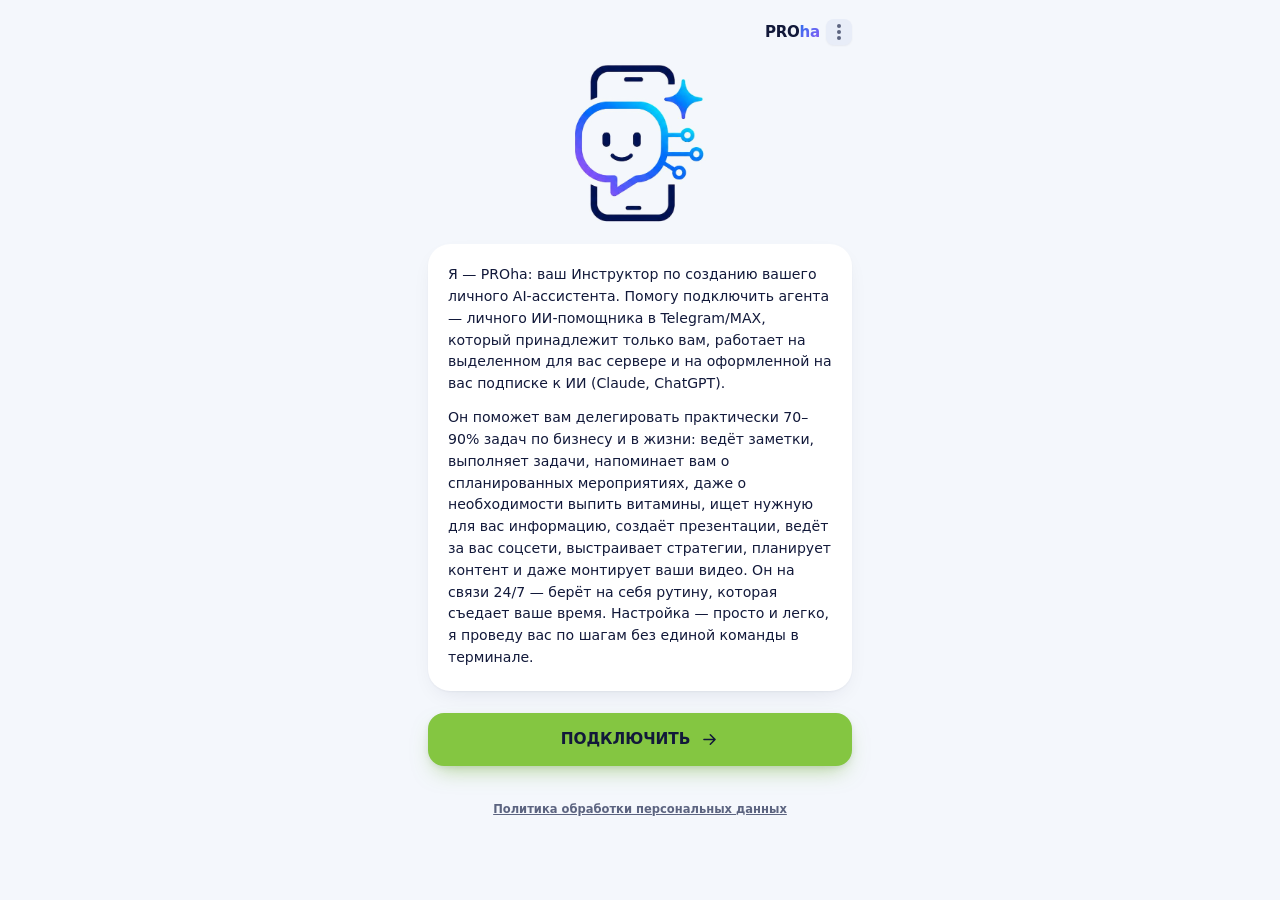
<file: index.html>
<!DOCTYPE html>
<html lang="ru">
<head>
<meta charset="UTF-8">
<meta name="viewport" content="width=device-width, initial-scale=1.0, viewport-fit=cover">
<!-- Защитный слой. CSP через <meta> — единственный способ на GitHub Pages:
     Pages не позволяет настраивать HTTP-заголовки вообще. Через meta браузеры
     применяют не все директивы: frame-ancestors, X-Frame-Options,
     X-Content-Type-Options, Permissions-Policy и HSTS работают ТОЛЬКО как
     настоящие заголовки — они ставятся Transform Rule'ом на Cloudflare,
     см. SECURITY.md. Здесь то, что через meta реально действует.

     style-src держит 'unsafe-inline' намеренно: telegram-web-app.js
     подмешивает стили темы клиента, и строгий style-src ломает Mini App.
     Защиту от XSS даёт script-src, и он строгий: только свои файлы и SDK
     Telegram, без inline-скриптов и eval. -->
<meta http-equiv="Content-Security-Policy" content="default-src 'self'; script-src 'self' https://telegram.org; style-src 'self' 'unsafe-inline' https://fonts.googleapis.com; font-src 'self' https://fonts.gstatic.com; img-src 'self' data:; connect-src 'self' https://api.proha.site; base-uri 'none'; form-action 'none'; object-src 'none'">
<meta name="referrer" content="strict-origin-when-cross-origin">
<title>PROha — твой личный AI ассистент</title>
<script src="https://telegram.org/js/telegram-web-app.js"></script>
<link rel="preconnect" href="https://fonts.googleapis.com">
<link rel="preconnect" href="https://fonts.gstatic.com" crossorigin>
<link href="https://fonts.googleapis.com/css2?family=Manrope:wght@500;600;700;800&display=swap" rel="stylesheet">
<!-- ?v=N — та же ручная версия, что MINI_APP_VERSION в concierge-bot/index.js.
     Нужна отдельно от версии в URL самого index.html (которую ставит бот в
     MINI_APP_URL): WebView Telegram может держать style.css/app.js в кэше
     по их СОБСТВЕННОМУ адресу даже когда html открывается заново по новому
     URL — cache-buster у html не трогает кэш подключённых файлов, если у
     них нет своего. Бампать оба числа вместе при каждой визуальной правке. -->
<link rel="stylesheet" href="style.css?v=75">
</head>
<body>
<!--
  THESIS: Дружелюбный личный ассистент, а не официальный документ — редизайн
  по прямому брифу пользователя (логотип PROha), не по своему направлению.
  Отказ от прежнего мира (крафт-бумага/штамп/официальный паспорт) в пользу
  мягких скруглённых карточек и фирменного маскота.
  OWN-WORLD: холодно-белый фон (#F4F7FC), белые карточки с мягкой тенью,
  тёмно-синие чернила (#12193A), градиент синий→фиолетовый (#2F6FED→#8B5CF6)
  для бренд-марки и акцентов выбора, салатовый (#84C641) — единственный цвет
  первичных кнопок (осознанный выбор пользователя, отдельно от бренд-
  градиента). Manrope везде. Скругления везде (10–22px), никаких острых
  углов и линий-разделителей — карточки вместо них.
  STORY: посетитель узнаёт бренд по логотипу с первого экрана и понимает —
  это дружелюбный личный ассистент, а не корпоративная форма; салатовая
  кнопка явно зовёт продолжить.
  FIRST VIEWPORT: значок в левом верхнем углу шапки, «PROha» — в правом,
  заголовок раздела, постер-заглушка под видео (16:9, неактивный плей —
  честно приглушённый, не притворяется рабочим), карточка с текстом о
  том, что такое агент, что он умеет и зачем нужен, салатовая кнопка
  «ПОЕХАЛИ →» внизу. Схема из трёх карточек-иконок
  (Telegram–Сервер–Claude) с этого экрана снята — сохранена в истории
  git для одного из следующих экранов.
  FORM: направление зафиксировано брифом пользователя напрямую (логотип +
  явное указание цвета кнопок), без броска кубика по правилам скилла.
  FINISH: unreviewed and undocumented is unfinished; this build ends with the
  finish review, the verdict, and DESIGN.md.
-->

<main class="passport" id="passport">

<!-- Панель меню документов — одна на всех экранах, вне .screen. Кнопка,
     которая её открывает (.app-menu-trigger), больше не здесь одна —
     она встроена в бренд-марку каждого экрана, сразу справа от слова
     «PROha» (см. .brand-mark__right ниже и app.js — там же почему).
     Панель одна общая, координаты в CSS подобраны под её реальное место
     в строке (одинаковое на любом экране, шапка везде той же высоты). -->
<div class="app-menu__panel" id="app-menu-panel" hidden>
  <a href="privacy.html?v=75" target="_blank" rel="noopener">Политика обработки персональных данных</a>
  <a href="consent.html?v=75" target="_blank" rel="noopener">Согласие на обработку персональных данных</a>
  <a href="offer.html?v=75" target="_blank" rel="noopener">Публичная оферта</a>
</div>

<section class="screen" data-screen="intro">

  <header class="passport__header">
    <div class="hero-mark">
      <div class="brand-mark__right">
        <p class="hero-mark__word">PRO<span class="grad">ha</span></p>
        <button class="app-menu-trigger" type="button" aria-haspopup="true" aria-expanded="false" aria-label="Документы">
          <svg viewBox="0 0 4 16" fill="currentColor" aria-hidden="true" width="4" height="16">
            <circle cx="2" cy="2" r="2"/>
            <circle cx="2" cy="8" r="2"/>
            <circle cx="2" cy="14" r="2"/>
          </svg>
        </button>
      </div>
    </div>
    <h1 class="passport__title sr-only">Знакомство</h1>
  </header>

  <!-- Схема устройства агента (3 шага: Telegram/Сервер/Claude) убрана с
       этого экрана по просьбе пользователя, но не удалена — разметка
       сохранена в истории git (см. коммиты до этого) для переиспользования
       на одном из следующих экранов. -->

  <!-- Логотип сервиса на месте убранной видео-заглушки: тот же слот, та же
       высота, поэтому ритм экрана не поехал. Размеры — в .intro-logo. -->
  <img class="intro-logo" src="icon-proha.png" alt="" width="378" height="449">

  <section class="intro">
    <p class="intro__text">
      Я — PROha: ваш Инструктор по созданию вашего личного AI-ассистента.
      Помогу подключить агента — личного ИИ-помощника в Telegram/MAX,
      который принадлежит только вам, работает на выделенном для вас
      сервере и на оформленной на вас подписке к ИИ (Claude, ChatGPT).
    </p>
    <p class="intro__text">
      Он поможет вам делегировать практически 70–90% задач по бизнесу и в
      жизни: ведёт заметки, выполняет задачи, напоминает вам о
      спланированных мероприятиях, даже о необходимости выпить витамины,
      ищет нужную для вас информацию, создаёт презентации, ведёт за вас
      соцсети, выстраивает стратегии, планирует контент и даже монтирует
      ваши видео. Он на связи 24/7 — берёт на себя рутину, которая съедает
      ваше время. Настройка — просто и легко, я проведу вас по шагам без
      единой команды в терминале.
    </p>
  </section>

  <footer class="passport__footer">
    <button class="btn-primary" id="start-btn" type="button">
      <span>ПОДКЛЮЧИТЬ</span>
      <svg viewBox="0 0 24 24" fill="none" aria-hidden="true" class="btn-primary__arrow">
        <path d="M5 12h14M13 6l6 6-6 6" stroke="currentColor" stroke-width="2" stroke-linecap="round" stroke-linejoin="round"/>
      </svg>
    </button>
  </footer>

</section>

<!-- Экран рисков — сразу после знакомства, до РАСХОДОВ, чтобы человек
     принял это решение раньше, чем увидит сумму (не наоборот: "уже
     потратился — какая разница, что подписал"). Чекбокс — тот же паттерн, что #pdn-consent-input
     на экране "server": явное подтверждение весомее, чем просто текст,
     который можно проскроллить не читая. Юридически это не замена offer.html
     (там раздел 5 "Ограничение ответственности"), а более явное и заметное
     предупреждение по двум конкретным пунктам, которых в оферте нет прямым
     текстом — по просьбе пользователя 22.08.2026. -->
<section class="screen" data-screen="risks" hidden>

  <header class="passport__header passport__header--plain">
    <div class="brand-mark">
      <img class="brand-mark__icon" src="icon-proha.png" alt="" width="378" height="449">
      <div class="brand-mark__right">
        <p class="brand-mark__word">PRO<span class="grad">ha</span></p>
        <button class="app-menu-trigger" type="button" aria-haspopup="true" aria-expanded="false" aria-label="Документы">
          <svg viewBox="0 0 4 16" fill="currentColor" aria-hidden="true" width="4" height="16">
            <circle cx="2" cy="2" r="2"/>
            <circle cx="2" cy="8" r="2"/>
            <circle cx="2" cy="14" r="2"/>
          </svg>
        </button>
      </div>
    </div>
    <h1 class="passport__title passport__title--compact">ВАЖНО ПРОЧИТАТЬ</h1>
  </header>

  <!-- Текст экрана — дословно от владельца продукта (18.10.2026), заменил
       три карточки «Утечка данных / Доступ к ИИ-моделям / Разовая услуга».
       Список — тот же .steps, что на экране botfather. -->
  <section class="intro">
    <p class="intro__text">
      Моей ценностью является честность, поэтому я вас предупреждаю:
    </p>
  </section>

  <ol class="steps" aria-label="Предупреждения">
    <li class="steps__item"><span class="steps__num">1</span><span class="steps__text">Сервер — это память ассистента. Никому не передавайте данные о вашем сервере.</span></li>
    <li class="steps__item"><span class="steps__num">2</span><span class="steps__text">На сервере тоже бывают технические работы.</span></li>
    <li class="steps__item"><span class="steps__num">3</span><span class="steps__text">Согласно 152-ФЗ, персональные данные граждан РФ не должны храниться на зарубежных серверах, поэтому я рекомендую хранить их на российских сервисах (вам подскажет ассистент).</span></li>
    <li class="steps__item"><span class="steps__num">4</span><span class="steps__text">ИИ-модели официально не работают в России, их могут заблокировать либо изменить условия доступа.</span></li>
    <li class="steps__item"><span class="steps__num">5</span><span class="steps__text">Я проведу вас к подключению ассистента одноразово. Ежемесячная техническая поддержка оплачивается дополнительно.</span></li>
  </ol>

  <label class="field field--consent">
    <input type="checkbox" id="risks-consent-input">
    <span class="field__consent-text">
      Я прочитал(а) и понимаю эти риски
    </span>
  </label>

  <footer class="passport__footer">
    <button class="btn-primary" id="risks-next-btn" type="button" disabled>
      <span>ПОНЯТНО, ДАЛЕЕ</span>
      <svg viewBox="0 0 24 24" fill="none" aria-hidden="true" class="btn-primary__arrow">
        <path d="M5 12h14M13 6l6 6-6 6" stroke="currentColor" stroke-width="2" stroke-linecap="round" stroke-linejoin="round"/>
      </svg>
    </button>
  </footer>

</section>

<!-- Экран-объяснение оплаты: до списка функций, чтобы человек понимал
     модель ценообразования заранее, а не постфактум на экране «Оплата».
     Модель («клиент покупает VPS и подписку на ИИ сам, напрямую») — та
     же, что и раньше провижининга (см. renderServerScreen в app.js), а
     не «всё включено рублями через нас» — экран с той моделью убран по
     решению владельца продукта, ровно из-за противоречия с тем, как
     реально работает установка.
     ВНИМАНИЕ при правках: суммы на этом экране обязаны совпадать с
     SETUP_FEE/ASSISTANT_SURCHARGE/MONTHLY_DISPLAY в app.js.
     Текст — от владельца продукта 18.10.2026; карточка «Без привязки»
     снята с экрана (обещание остаётся в оферте, раздел 2.1). -->
<section class="screen" data-screen="pricing" hidden>

  <header class="passport__header passport__header--plain">
    <div class="brand-mark">
      <img class="brand-mark__icon" src="icon-proha.png" alt="" width="378" height="449">
      <div class="brand-mark__right">
        <p class="brand-mark__word">PRO<span class="grad">ha</span></p>
        <button class="app-menu-trigger" type="button" aria-haspopup="true" aria-expanded="false" aria-label="Документы">
          <svg viewBox="0 0 4 16" fill="currentColor" aria-hidden="true" width="4" height="16">
            <circle cx="2" cy="2" r="2"/>
            <circle cx="2" cy="8" r="2"/>
            <circle cx="2" cy="14" r="2"/>
          </svg>
        </button>
      </div>
    </div>
    <h1 class="passport__title passport__title--compact">РАСХОДЫ</h1>
  </header>

  <section class="pricing-card" aria-label="Подключение">
    <ul class="pricing-list">
      <li class="pricing-list__row">
        <span class="pricing-list__name">Самостоятельное подключение агента</span>
        <span class="pricing-list__price">30 000 ₽</span>
      </li>
      <li class="pricing-list__or" aria-hidden="true">или</li>
      <li class="pricing-list__row">
        <span class="pricing-list__name">Подключение агента с техническим помощником</span>
        <span class="pricing-list__price">50 000 ₽</span>
      </li>
    </ul>
  </section>

  <section class="pricing-card" aria-label="Дополнительные расходы">
    <span class="doc-label">ДОПОЛНИТЕЛЬНЫЕ РАСХОДЫ</span>
    <ul class="pricing-list">
      <li class="pricing-list__row">
        <span class="pricing-list__name">Сервер</span>
        <span class="pricing-list__price">от 400 ₽/мес</span>
      </li>
      <li class="pricing-list__row">
        <span class="pricing-list__name">Подписка на ИИ</span>
        <span class="pricing-list__price">по тарифу модели</span>
      </li>
    </ul>
  </section>

  <footer class="passport__footer">
    <button class="btn-primary" id="pricing-next-btn" type="button">
      <span>ПОНЯТНО, ДАЛЕЕ</span>
      <svg viewBox="0 0 24 24" fill="none" aria-hidden="true" class="btn-primary__arrow">
        <path d="M5 12h14M13 6l6 6-6 6" stroke="currentColor" stroke-width="2" stroke-linecap="round" stroke-linejoin="round"/>
      </svg>
    </button>
  </footer>

</section>

<section class="screen" data-screen="addons" hidden>

  <header class="passport__header passport__header--plain">
    <div class="brand-mark">
      <img class="brand-mark__icon" src="icon-proha.png" alt="" width="378" height="449">
      <div class="brand-mark__right">
        <p class="brand-mark__word">PRO<span class="grad">ha</span></p>
        <button class="app-menu-trigger" type="button" aria-haspopup="true" aria-expanded="false" aria-label="Документы">
          <svg viewBox="0 0 4 16" fill="currentColor" aria-hidden="true" width="4" height="16">
            <circle cx="2" cy="2" r="2"/>
            <circle cx="2" cy="8" r="2"/>
            <circle cx="2" cy="14" r="2"/>
          </svg>
        </button>
      </div>
    </div>
    <h1 class="passport__title passport__title--compact">Функции Ассистента</h1>
  </header>

  <!-- 18.10.2026: полный список функций + «И другое» в конце (без data-addon,
       в набор для install.sh не попадает). Бэкенд всё равно ставит ALL_ADDONS. -->
  <section class="intro">
    <p class="intro__text" id="addons-note">Купив и подключив Ассистента, вы получите:</p>
  </section>

  <section class="addon-options" aria-label="Функции Ассистента">

    <div class="addon-option" data-addon="youtube-full">
      <div class="addon-option__row">
        <button class="addon-option__toggle" type="button" aria-expanded="false" aria-controls="addon-panel-youtube-full">
          <svg class="addon-option__icon" viewBox="0 0 28 28" fill="none" aria-hidden="true">
          <rect x="4" y="6" width="20" height="16" rx="2" stroke="currentColor" stroke-width="1.6"/>
          <path d="M11 11 L11 17 L18 14 Z" fill="currentColor"/>
          </svg>
          <span class="addon-option__head">
            <span class="addon-option__name">Полный цикл YouTube</span>
          </span>
          <svg class="addon-option__chevron" viewBox="0 0 20 20" fill="none" aria-hidden="true">
            <path d="M5 7.5 L10 12.5 L15 7.5" stroke="currentColor" stroke-width="1.8" stroke-linecap="round" stroke-linejoin="round"/>
          </svg>
        </button>
      </div>
      <div class="addon-option__panel" id="addon-panel-youtube-full" hidden>
        <p class="addon-option__desc">Сценарий, автомонтаж и публикация — от идеи до монетизации.</p>
        <p class="addon-option__note">
          Важно знать заранее: подключение канала — разовая привязка вашего
          Google-аккаунта, и Google может показать предупреждение
          «приложение не проверено» — это нормально, не ошибка, просто
          подтвердите вход. Готовый ролик рендерится на вашем сервере не
          мгновенно — для этой функции стоит взять сервер помощнее
          базового. Разбор чужого ролика — это разбор структуры и приёмов
          (что удерживает внимание), а не копирование его содержания.
        </p>
      </div>
    </div>

    <div class="addon-option" data-addon="content-analysis">
      <div class="addon-option__row">
        <button class="addon-option__toggle" type="button" aria-expanded="false" aria-controls="addon-panel-content-analysis">
          <svg class="addon-option__icon" viewBox="0 0 28 28" fill="none" aria-hidden="true">
          <circle cx="11" cy="11" r="7" stroke="currentColor" stroke-width="1.6"/>
          <path d="M16.5 16.5 L22 22" stroke="currentColor" stroke-width="1.6" stroke-linecap="round"/>
          </svg>
          <span class="addon-option__head">
            <span class="addon-option__name">Разбор чужого контента</span>
          </span>
          <svg class="addon-option__chevron" viewBox="0 0 20 20" fill="none" aria-hidden="true">
            <path d="M5 7.5 L10 12.5 L15 7.5" stroke="currentColor" stroke-width="1.8" stroke-linecap="round" stroke-linejoin="round"/>
          </svg>
        </button>
      </div>
      <div class="addon-option__panel" id="addon-panel-content-analysis" hidden>
        <p class="addon-option__desc">Анализ роликов и постов конкурентов</p>
      </div>
    </div>

    <div class="addon-option" data-addon="motion-graphics">
      <div class="addon-option__row">
        <button class="addon-option__toggle" type="button" aria-expanded="false" aria-controls="addon-panel-motion-graphics">
          <svg class="addon-option__icon" viewBox="0 0 28 28" fill="none" aria-hidden="true">
          <rect x="5" y="5" width="14" height="14" rx="2" stroke="currentColor" stroke-width="1.6"/>
          <rect x="9" y="9" width="14" height="14" rx="2" stroke="currentColor" stroke-width="1.6"/>
          </svg>
          <span class="addon-option__head">
            <span class="addon-option__name">Анимации и моушн-графика</span>
          </span>
          <svg class="addon-option__chevron" viewBox="0 0 20 20" fill="none" aria-hidden="true">
            <path d="M5 7.5 L10 12.5 L15 7.5" stroke="currentColor" stroke-width="1.8" stroke-linecap="round" stroke-linejoin="round"/>
          </svg>
        </button>
      </div>
      <div class="addon-option__panel" id="addon-panel-motion-graphics" hidden>
        <p class="addon-option__desc">Движущаяся графика для роликов</p>
      </div>
    </div>

    <div class="addon-option" data-addon="web-dev">
      <div class="addon-option__row">
        <button class="addon-option__toggle" type="button" aria-expanded="false" aria-controls="addon-panel-web-dev">
          <svg class="addon-option__icon" viewBox="0 0 28 28" fill="none" aria-hidden="true">
          <rect x="5" y="7" width="18" height="14" rx="1.5" stroke="currentColor" stroke-width="1.6"/>
          <path d="M5 11 L23 11" stroke="currentColor" stroke-width="1.6"/>
          <circle cx="8" cy="9" r="0.8" fill="currentColor"/>
          <circle cx="11" cy="9" r="0.8" fill="currentColor"/>
          </svg>
          <span class="addon-option__head">
            <span class="addon-option__name">Разработка и сайты</span>
          </span>
          <svg class="addon-option__chevron" viewBox="0 0 20 20" fill="none" aria-hidden="true">
            <path d="M5 7.5 L10 12.5 L15 7.5" stroke="currentColor" stroke-width="1.8" stroke-linecap="round" stroke-linejoin="round"/>
          </svg>
        </button>
      </div>
      <div class="addon-option__panel" id="addon-panel-web-dev" hidden>
        <p class="addon-option__desc">Лендинги и сайты под ключ</p>
      </div>
    </div>

    <div class="addon-option" data-addon="social-content">
      <div class="addon-option__row">
        <button class="addon-option__toggle" type="button" aria-expanded="false" aria-controls="addon-panel-social-content">
          <svg class="addon-option__icon" viewBox="0 0 28 28" fill="none" aria-hidden="true">
          <rect x="4" y="5" width="20" height="18" rx="1.5" stroke="currentColor" stroke-width="1.6"/>
          <path d="M8 10.5 L20 10.5 M8 14.5 L17 14.5 M8 18.5 L20 18.5" stroke="currentColor" stroke-width="1.6" stroke-linecap="round"/>
          </svg>
          <span class="addon-option__head">
            <span class="addon-option__name">Текст и контент для соцсетей</span>
          </span>
          <svg class="addon-option__chevron" viewBox="0 0 20 20" fill="none" aria-hidden="true">
            <path d="M5 7.5 L10 12.5 L15 7.5" stroke="currentColor" stroke-width="1.8" stroke-linecap="round" stroke-linejoin="round"/>
          </svg>
        </button>
      </div>
      <div class="addon-option__panel" id="addon-panel-social-content" hidden>
        <p class="addon-option__desc">Посты, подписи, сценарии</p>
      </div>
    </div>

    <div class="addon-option" data-addon="video-editing">
      <div class="addon-option__row">
        <button class="addon-option__toggle" type="button" aria-expanded="false" aria-controls="addon-panel-video-editing">
          <svg class="addon-option__icon" viewBox="0 0 28 28" fill="none" aria-hidden="true">
          <rect x="5" y="7" width="18" height="14" rx="1" stroke="currentColor" stroke-width="1.6"/>
          <path d="M8 7 L8 21 M20 7 L20 21" stroke="currentColor" stroke-width="1.6"/>
          <path d="M5 11 L8 11 M5 17 L8 17 M20 11 L23 11 M20 17 L23 17" stroke="currentColor" stroke-width="1.6"/>
          </svg>
          <span class="addon-option__head">
            <span class="addon-option__name">Монтаж видео</span>
          </span>
          <svg class="addon-option__chevron" viewBox="0 0 20 20" fill="none" aria-hidden="true">
            <path d="M5 7.5 L10 12.5 L15 7.5" stroke="currentColor" stroke-width="1.8" stroke-linecap="round" stroke-linejoin="round"/>
          </svg>
        </button>
      </div>
      <div class="addon-option__panel" id="addon-panel-video-editing" hidden>
        <p class="addon-option__desc">Обрезка, склейка, титры, музыка</p>
      </div>
    </div>

    <div class="addon-option" data-addon="market-research">
      <div class="addon-option__row">
        <button class="addon-option__toggle" type="button" aria-expanded="false" aria-controls="addon-panel-market-research">
          <svg class="addon-option__icon" viewBox="0 0 28 28" fill="none" aria-hidden="true">
          <path d="M5 22 L23 22" stroke="currentColor" stroke-width="1.6" stroke-linecap="round"/>
          <rect x="7" y="15" width="3.5" height="7" stroke="currentColor" stroke-width="1.6"/>
          <rect x="13.25" y="11" width="3.5" height="11" stroke="currentColor" stroke-width="1.6"/>
          <rect x="19.5" y="7" width="3.5" height="15" stroke="currentColor" stroke-width="1.6"/>
          </svg>
          <span class="addon-option__head">
            <span class="addon-option__name">Исследование рынка и конкурентов</span>
          </span>
          <svg class="addon-option__chevron" viewBox="0 0 20 20" fill="none" aria-hidden="true">
            <path d="M5 7.5 L10 12.5 L15 7.5" stroke="currentColor" stroke-width="1.8" stroke-linecap="round" stroke-linejoin="round"/>
          </svg>
        </button>
      </div>
      <div class="addon-option__panel" id="addon-panel-market-research" hidden>
        <p class="addon-option__desc">Кто конкуренты и что у них работает</p>
      </div>
    </div>

    <div class="addon-option" data-addon="seo-check">
      <div class="addon-option__row">
        <button class="addon-option__toggle" type="button" aria-expanded="false" aria-controls="addon-panel-seo-check">
          <svg class="addon-option__icon" viewBox="0 0 28 28" fill="none" aria-hidden="true">
          <circle cx="11" cy="11" r="7" stroke="currentColor" stroke-width="1.6"/>
          <path d="M16.5 16.5 L22 22" stroke="currentColor" stroke-width="1.6" stroke-linecap="round"/>
          <path d="M8 11 L10.2 13.2 L14.5 8" stroke="currentColor" stroke-width="1.4" stroke-linecap="round" stroke-linejoin="round"/>
          </svg>
          <span class="addon-option__head">
            <span class="addon-option__name">Проверка сайта (SEO)</span>
          </span>
          <svg class="addon-option__chevron" viewBox="0 0 20 20" fill="none" aria-hidden="true">
            <path d="M5 7.5 L10 12.5 L15 7.5" stroke="currentColor" stroke-width="1.8" stroke-linecap="round" stroke-linejoin="round"/>
          </svg>
        </button>
      </div>
      <div class="addon-option__panel" id="addon-panel-seo-check" hidden>
        <p class="addon-option__desc">Аудит сайта на ошибки и позиции</p>
      </div>
    </div>

    <div class="addon-option">
      <div class="addon-option__row">
        <button class="addon-option__toggle" type="button" aria-expanded="false" aria-controls="addon-panel-more">
          <svg class="addon-option__icon" viewBox="0 0 28 28" fill="none" aria-hidden="true">
          <circle cx="14" cy="14" r="9" stroke="currentColor" stroke-width="1.6"/>
          <path d="M14 9.5 L14 18.5 M9.5 14 L18.5 14" stroke="currentColor" stroke-width="1.6" stroke-linecap="round"/>
          </svg>
          <span class="addon-option__head">
            <span class="addon-option__name">И другое</span>
          </span>
          <svg class="addon-option__chevron" viewBox="0 0 20 20" fill="none" aria-hidden="true">
            <path d="M5 7.5 L10 12.5 L15 7.5" stroke="currentColor" stroke-width="1.8" stroke-linecap="round" stroke-linejoin="round"/>
          </svg>
        </button>
      </div>
      <div class="addon-option__panel" id="addon-panel-more" hidden>
        <p class="addon-option__desc">Вы можете обучить его любому навыку.</p>
      </div>
    </div>

  </section>

  <footer class="passport__footer">
    <button class="btn-primary" id="addons-next-btn" type="button">
      <span>ДАЛЕЕ</span>
      <svg viewBox="0 0 24 24" fill="none" aria-hidden="true" class="btn-primary__arrow">
        <path d="M5 12h14M13 6l6 6-6 6" stroke="currentColor" stroke-width="2" stroke-linecap="round" stroke-linejoin="round"/>
      </svg>
    </button>
  </footer>

</section>

<!-- Выбор ИИ-модели(ей) — перед оплатой, чтобы клиент понимал, на чём именно
     будет работать его агент, до того как увидит итоговую сумму. Мультивыбор
     (чекбоксы), не radio — агент теперь можно подключить
     сразу к нескольким моделям, а какую использовать прямо сейчас клиент
     переключает позже в самом боте (/settings), без переустановки; install.sh
     ставит и логинит все выбранные. Раскрытие карточки — тот же паттерн, что
     у списка функций (клик по названию раскрывает панель, клик по
     чекбоксу выбирает модель, оба независимы). Пятёрка моделей и их плюс/минус — из
     разбора альтернатив Claude Code для этого продукта; цвета — фирменные
     акценты каждой компании (ориентировочные, не точные пиксель-в-пиксель
     бренд-буки), не настоящие логотипы. -->
<section class="screen" data-screen="ai-model" hidden>

  <header class="passport__header passport__header--plain">
    <div class="brand-mark">
      <img class="brand-mark__icon" src="icon-proha.png" alt="" width="378" height="449">
      <div class="brand-mark__right">
        <p class="brand-mark__word">PRO<span class="grad">ha</span></p>
        <button class="app-menu-trigger" type="button" aria-haspopup="true" aria-expanded="false" aria-label="Документы">
          <svg viewBox="0 0 4 16" fill="currentColor" aria-hidden="true" width="4" height="16">
            <circle cx="2" cy="2" r="2"/>
            <circle cx="2" cy="8" r="2"/>
            <circle cx="2" cy="14" r="2"/>
          </svg>
        </button>
      </div>
    </div>
    <h1 class="passport__title passport__title--compact">Выберите ИИ для агента</h1>
  </header>

  <section class="intro">
    <p class="intro__text">Подписка на любую из моделей оплачивается зарубежной картой. Купить зарубежную карту можно здесь: <a href="https://t.me/FlowbitFinance_bot?start=ref_F657323" target="_blank" rel="noopener">@FlowbitFinance_bot</a></p>
  </section>

  <section class="ai-options" aria-label="Выбор ИИ-модели">

    <div class="ai-option ai-option--claude" data-model="claude">
      <div class="ai-option__row">
        <button class="ai-option__toggle" type="button" aria-expanded="false" aria-controls="ai-panel-claude">
          <span class="ai-option__badge" aria-hidden="true"></span>
          <span class="ai-option__head">
            <span class="ai-option__name">Claude</span>
            <span class="ai-option__vendor">Anthropic</span>
          </span>
          <svg class="ai-option__chevron" viewBox="0 0 20 20" fill="none" aria-hidden="true">
            <path d="M5 7.5 L10 12.5 L15 7.5" stroke="currentColor" stroke-width="1.8" stroke-linecap="round" stroke-linejoin="round"/>
          </svg>
        </button>
        <label class="ai-option__select" aria-label="Выбрать «Claude»">
          <input class="ai-option__input" type="checkbox" value="claude">
          <svg class="ai-option__check" viewBox="0 0 20 20" fill="none" aria-hidden="true">
            <path d="M4 10.5 L8 14.5 L16 5.5" stroke="currentColor" stroke-width="1.8" stroke-linecap="round" stroke-linejoin="round"/>
          </svg>
        </label>
      </div>
      <div class="ai-option__panel" id="ai-panel-claude" hidden>
        <p class="ai-option__pros"><span class="ai-option__pros-label ai-option__pros-label--pro">+</span>Более структурный</p>
        <p class="ai-option__pros"><span class="ai-option__pros-label ai-option__pros-label--pro">+</span>Лучше память</p>
        <p class="ai-option__pros"><span class="ai-option__pros-label ai-option__pros-label--pro">+</span>Лучше подходит для сложных аналитических задач</p>
        <p class="ai-option__pros"><span class="ai-option__pros-label ai-option__pros-label--con">−</span>Дороже других моделей</p>
        <p class="ai-option__pros"><span class="ai-option__pros-label ai-option__pros-label--con">−</span>Уступает по качеству генерации картинок</p>
        <p class="ai-option__pros"><span class="ai-option__pros-label ai-option__pros-label--con">−</span>Чаще блокируется, чем другие модели</p>
      </div>
    </div>

    <div class="ai-option ai-option--codex" data-model="codex">
      <div class="ai-option__row">
        <button class="ai-option__toggle" type="button" aria-expanded="false" aria-controls="ai-panel-codex">
          <span class="ai-option__badge" aria-hidden="true"></span>
          <span class="ai-option__head">
            <span class="ai-option__name">Codex</span>
            <span class="ai-option__vendor">ChatGPT · OpenAI</span>
          </span>
          <svg class="ai-option__chevron" viewBox="0 0 20 20" fill="none" aria-hidden="true">
            <path d="M5 7.5 L10 12.5 L15 7.5" stroke="currentColor" stroke-width="1.8" stroke-linecap="round" stroke-linejoin="round"/>
          </svg>
        </button>
        <label class="ai-option__select" aria-label="Выбрать «Codex»">
          <input class="ai-option__input" type="checkbox" value="codex">
          <svg class="ai-option__check" viewBox="0 0 20 20" fill="none" aria-hidden="true">
            <path d="M4 10.5 L8 14.5 L16 5.5" stroke="currentColor" stroke-width="1.8" stroke-linecap="round" stroke-linejoin="round"/>
          </svg>
        </label>
      </div>
      <div class="ai-option__panel" id="ai-panel-codex" hidden>
        <p class="ai-option__pros"><span class="ai-option__pros-label ai-option__pros-label--pro">+</span>Дешевле</p>
        <p class="ai-option__pros"><span class="ai-option__pros-label ai-option__pros-label--pro">+</span>Генерирует визуал лучше остальных</p>
        <p class="ai-option__pros"><span class="ai-option__pros-label ai-option__pros-label--pro">+</span>Лучше пишет тексты</p>
        <p class="ai-option__pros"><span class="ai-option__pros-label ai-option__pros-label--pro">+</span>Практически не блокируется</p>
        <p class="ai-option__pros"><span class="ai-option__pros-label ai-option__pros-label--pro">+</span>Можно сбросить лимиты</p>
        <p class="ai-option__pros"><span class="ai-option__pros-label ai-option__pros-label--con">−</span>Меняет условия подключения</p>
      </div>
    </div>


    <!-- OpenCode убран из продажи 08.10.2026: у него не было входа ни при
         установке, ни из бота — клиент получал модель, которую не мог
         подключить сам (входа по паролю на сервере у него нет). Движок в
         боте остаётся для тех, у кого он уже стоит. -->

    <!-- Kimi временно убран из выбора 17.10.2026 (решение владельца).
         Движок в боте и вход по ключу остаются для уже подключённых;
         вернуть — раскомментировать карточку и упоминание в pricing-card.
    <div class="ai-option ai-option--kimi" data-model="kimi">
      <div class="ai-option__row">
        <button class="ai-option__toggle" type="button" aria-expanded="false" aria-controls="ai-panel-kimi">
          <span class="ai-option__badge" aria-hidden="true"></span>
          <span class="ai-option__head">
            <span class="ai-option__name">Kimi</span>
            <span class="ai-option__vendor">Moonshot AI</span>
          </span>
          <svg class="ai-option__chevron" viewBox="0 0 20 20" fill="none" aria-hidden="true">
            <path d="M5 7.5 L10 12.5 L15 7.5" stroke="currentColor" stroke-width="1.8" stroke-linecap="round" stroke-linejoin="round"/>
          </svg>
        </button>
        <label class="ai-option__select" aria-label="Выбрать «Kimi»">
          <input class="ai-option__input" type="checkbox" value="kimi">
          <svg class="ai-option__check" viewBox="0 0 20 20" fill="none" aria-hidden="true">
            <path d="M4 10.5 L8 14.5 L16 5.5" stroke="currentColor" stroke-width="1.8" stroke-linecap="round" stroke-linejoin="round"/>
          </svg>
        </label>
      </div>
      <div class="ai-option__panel" id="ai-panel-kimi" hidden>
        <p class="ai-option__desc">Модель Kimi K2 от Moonshot AI с открытыми весами, работает через тот же CLI-агент, что и OpenCode. 1 трлн параметров (32 млрд активных), заточена под агентные задачи и длинный контекст (256K токенов).</p>
        <p class="ai-option__pros"><span class="ai-option__pros-label ai-option__pros-label--pro">Плюс</span>Заметно дешевле по токенам, чем закрытые модели, — ощутимо при активном ежедневном использовании.</p>
        <p class="ai-option__pros"><span class="ai-option__pros-label ai-option__pros-label--con">Минус</span>Оплата картой из России не проще, чем у остальных (нужна зарубежная карта — как и у Claude/Codex), плюс данные идут на серверы Moonshot.</p>
      </div>
    </div>
    -->

  </section>

  <footer class="passport__footer">
    <button class="btn-primary" id="ai-model-next-btn" type="button" disabled>
      <span>ДАЛЕЕ</span>
      <svg viewBox="0 0 24 24" fill="none" aria-hidden="true" class="btn-primary__arrow">
        <path d="M5 12h14M13 6l6 6-6 6" stroke="currentColor" stroke-width="2" stroke-linecap="round" stroke-linejoin="round"/>
      </svg>
    </button>
  </footer>

</section>

<!-- Кнопка "Оплатить" реально создаёт заказ и открывает ссылку Продамуса
     (см. paymentPayBtn в app.js → POST /create-payment в concierge-bot).
     Оплата не блокирует переход дальше по визарду («ДАЛЕЕ» в футере
     работает независимо) — бот-токен и данные сервера клиент может
     вводить и до, и после оплаты, оба порядка поддержаны на бэкенде
     (см. handleCreatePayment/handleProdamusWebhook в concierge-bot/index.js).
     .btn-primary--outline — тот же стиль, что и у ссылки на BotFather:
     действие уводит из Mini App наружу (открывает страницу оплаты). -->
<section class="screen" data-screen="payment" hidden>

  <header class="passport__header passport__header--plain">
    <div class="brand-mark">
      <img class="brand-mark__icon" src="icon-proha.png" alt="" width="378" height="449">
      <div class="brand-mark__right">
        <p class="brand-mark__word">PRO<span class="grad">ha</span></p>
        <button class="app-menu-trigger" type="button" aria-haspopup="true" aria-expanded="false" aria-label="Документы">
          <svg viewBox="0 0 4 16" fill="currentColor" aria-hidden="true" width="4" height="16">
            <circle cx="2" cy="2" r="2"/>
            <circle cx="2" cy="8" r="2"/>
            <circle cx="2" cy="14" r="2"/>
          </svg>
        </button>
      </div>
    </div>
    <h1 class="passport__title passport__title--compact">Оплата</h1>
  </header>

  <section class="intro">
    <p class="intro__text">
      Выберите удобный для вас способ подключения ИИ-ассистента.
    </p>
    <p class="intro__text">
      <strong>Ежемесячная техническая поддержка — 15&nbsp;000&nbsp;₽/мес</strong>,
      оплачивается дополнительно.
    </p>
  </section>

  <section class="payment-action">
    <button class="btn-primary btn-primary--outline payment-pay-btn" id="payment-pay-btn" type="button">
      <svg class="payment-stub__icon" viewBox="0 0 28 20" fill="none" aria-hidden="true">
        <rect x="1.5" y="1.5" width="25" height="17" rx="2.5" stroke="currentColor" stroke-width="1.6"/>
        <path d="M1.5 7 L26.5 7" stroke="currentColor" stroke-width="1.6"/>
        <path d="M4.5 14 L10.5 14" stroke="currentColor" stroke-width="1.6" stroke-linecap="round"/>
      </svg>
      <span id="payment-pay-btn-label">Оплатить</span>
    </button>
    <button class="btn-primary btn-primary--outline payment-pay-btn" id="payment-assistant-btn" type="button">
      <svg class="payment-stub__icon" viewBox="0 0 28 20" fill="none" aria-hidden="true">
        <rect x="1.5" y="1.5" width="25" height="17" rx="2.5" stroke="currentColor" stroke-width="1.6"/>
        <path d="M1.5 7 L26.5 7" stroke="currentColor" stroke-width="1.6"/>
        <path d="M4.5 14 L10.5 14" stroke="currentColor" stroke-width="1.6" stroke-linecap="round"/>
      </svg>
      <span id="payment-assistant-btn-label">Подключение ассистента с техническим помощником + месяц поддержки</span>
    </button>
    <span class="field__error" id="payment-pay-error" hidden>Не удалось создать ссылку на оплату — проверьте связь и попробуйте ещё раз.</span>
    <!-- Живой статус оплаты. Текст ставит renderPaymentStatus() в app.js по
         ответу бэкенда на /order-status — тому же order.paid, от которого
         зависит запуск установки. Здесь пусто намеренно: показывать
         что-либо до первого ответа было бы догадкой. -->
    <p class="payment-status" id="payment-status" hidden></p>
  </section>

  <footer class="passport__footer">
    <p class="passport__field">
      <span class="doc-label">К ОПЛАТЕ СЕЙЧАС</span>
      <span id="payment-total">30 000 ₽</span>
    </p>
    <p class="passport__field">
      <span class="doc-label">ЗАТЕМ КАЖДЫЙ МЕСЯЦ</span>
      <span id="payment-monthly">≈400 ₽/мес + подписка(и) на ИИ</span>
    </p>
    <button class="btn-primary" id="payment-next-btn" type="button">
      <span id="payment-next-btn-label">ДАЛЕЕ</span>
      <svg viewBox="0 0 24 24" fill="none" aria-hidden="true" class="btn-primary__arrow">
        <path d="M5 12h14M13 6l6 6-6 6" stroke="currentColor" stroke-width="2" stroke-linecap="round" stroke-linejoin="round"/>
      </svg>
    </button>
  </footer>

</section>

<section class="screen" data-screen="botfather" hidden>

  <header class="passport__header passport__header--plain">
    <div class="brand-mark">
      <img class="brand-mark__icon" src="icon-proha.png" alt="" width="378" height="449">
      <div class="brand-mark__right">
        <p class="brand-mark__word">PRO<span class="grad">ha</span></p>
        <button class="app-menu-trigger" type="button" aria-haspopup="true" aria-expanded="false" aria-label="Документы">
          <svg viewBox="0 0 4 16" fill="currentColor" aria-hidden="true" width="4" height="16">
            <circle cx="2" cy="2" r="2"/>
            <circle cx="2" cy="8" r="2"/>
            <circle cx="2" cy="14" r="2"/>
          </svg>
        </button>
      </div>
    </div>
    <h1 class="passport__title passport__title--compact">Начнём создавать</h1>
  </header>

  <section class="intro">
    <p class="intro__text">
      Ваш ИИ-ассистент будет жить в Telegram — для него нужно создать бота.
      Давайте создадим его за минуту через BotFather.
    </p>
  </section>

  <ol class="steps" aria-label="Шаги создания бота">
    <li class="steps__item"><span class="steps__num">1</span><span class="steps__text">Зайдите в <strong>BotFather</strong> (бот в Telegram).</span></li>
    <li class="steps__item"><span class="steps__num">2</span><span class="steps__text">В нижнем левом углу нажмите кнопку <strong>Open</strong>.</span></li>
    <li class="steps__item"><span class="steps__num">3</span><span class="steps__text">Нажмите <strong>+ Create a New Bot</strong>.</span></li>
    <li class="steps__item"><span class="steps__num">4</span><span class="steps__text">В графе <strong>Bot Name</strong> напишите имя своего ассистента. В графе <strong>t.me/</strong> напишите любое название латиницей и добавьте в конце <code>_bot</code>.</span></li>
    <li class="steps__item"><span class="steps__num">5</span><span class="steps__text">Добавьте ассистенту фотографию — это его аватарка в Telegram.</span></li>
    <li class="steps__item"><span class="steps__num">6</span><span class="steps__text">Нажмите <strong>Create Bot</strong>.</span></li>
    <li class="steps__item"><span class="steps__num">7</span><span class="steps__text">Зайдите в этого бота и скопируйте ключ, нажав синюю кнопку <strong>Copy</strong>.</span></li>
  </ol>

  <a class="btn-primary btn-primary--outline" href="https://t.me/BotFather" target="_blank" rel="noopener">
    <span>Открыть BotFather</span>
    <svg viewBox="0 0 24 24" fill="none" aria-hidden="true" class="btn-primary__arrow">
      <path d="M7 17L17 7M17 7H9M17 7V15" stroke="currentColor" stroke-width="2" stroke-linecap="round" stroke-linejoin="round"/>
    </svg>
  </a>

  <label class="field" id="token-field">
    <span class="field__label doc-label">Вставьте ключ из BotFather</span>
    <input class="field__input" id="token-input" type="text" inputmode="text" autocomplete="off" placeholder="123456789:AAF2xk...">
    <span class="field__error" id="token-error" hidden>Это не похоже на ключ (пример: 123456789:AAF2xk...). Проверьте и вставьте ещё раз.</span>
  </label>

  <!-- Помощь за деньги, одним блоком: одна кнопка «Помощь с установкой + месяц
       поддержки» (kind assistant, 20 000 ₽ = 15 000 месяц поддержки + 5 000 помощь); «Помощь с установкой» за 5 000 ₽ отдельно снята
       18.10.2026. Видимость — renderHelpOffer() в app.js (только оплатившим). -->
  <div class="assistant-upsell" id="help-offer-botfather" hidden>
    <p class="help-offer__title">Нужна помощь с установкой?</p>
    <div class="help-offer__option" id="assistant-upsell-botfather">
      <p class="assistant-upsell__text">Специалист проведёт по всем шагам установки, плюс месяц поддержки.</p>
      <button class="btn-primary btn-primary--outline" id="assistant-upsell-btn-botfather" type="button">
        <span id="assistant-upsell-btn-botfather-label">Помощь с установкой + месяц поддержки</span>
      </button>
      <p class="assistant-upsell__note" id="assistant-upsell-note-botfather" hidden></p>
    </div>
  </div>

  <footer class="passport__footer">
    <button class="btn-primary" id="botfather-next-btn" type="button" disabled>
      <span>ДАЛЕЕ</span>
      <svg viewBox="0 0 24 24" fill="none" aria-hidden="true" class="btn-primary__arrow">
        <path d="M5 12h14M13 6l6 6-6 6" stroke="currentColor" stroke-width="2" stroke-linecap="round" stroke-linejoin="round"/>
      </svg>
    </button>
  </footer>

</section>

<section class="screen" data-screen="server" hidden>

  <header class="passport__header passport__header--plain">
    <div class="brand-mark">
      <img class="brand-mark__icon" src="icon-proha.png" alt="" width="378" height="449">
      <div class="brand-mark__right">
        <p class="brand-mark__word">PRO<span class="grad">ha</span></p>
        <button class="app-menu-trigger" type="button" aria-haspopup="true" aria-expanded="false" aria-label="Документы">
          <svg viewBox="0 0 4 16" fill="currentColor" aria-hidden="true" width="4" height="16">
            <circle cx="2" cy="2" r="2"/>
            <circle cx="2" cy="8" r="2"/>
            <circle cx="2" cy="14" r="2"/>
          </svg>
        </button>
      </div>
    </div>
    <h1 class="passport__title passport__title--compact">Подключите сервер</h1>
  </header>

  <section class="intro">
    <p class="intro__text" id="server-intro-text">
      <!-- Локация — не Россия (17.10.2026): из РФ Telegram заблокирован,
           через релей фото, голосовые и документы не проходят (ответы
           обрываются на ~20 КБ), а Claude и ChatGPT с российских адресов
           могут не работать. Текст живёт только здесь — раньше его
           перезаписывал renderServerScreen() в app.js. -->
      Купите сервер (VPS): 8 ГБ ОЗУ, обязательно Ubuntu 24, локация — любая
      страна, кроме России. Рекомендую арендовать сервер на
      <a href="https://rdp-onedash.ru/" target="_blank" rel="noopener">OneDash</a>.
      Когда сервер готов, впишите его данные из панели хостинга ниже.
    </p>
  </section>

  <label class="field">
    <span class="field__label doc-label">IP-АДРЕС СЕРВЕРА</span>
    <input class="field__input" id="ip-input" type="text" inputmode="decimal" autocomplete="off" placeholder="203.0.113.10">
    <span class="field__error" id="ip-error" hidden>Похоже, это не IP-адрес — пример: 203.0.113.10.</span>
  </label>

  <label class="field">
    <span class="field__label doc-label">SSH-ПОРТ</span>
    <input class="field__input" id="port-input" type="text" inputmode="numeric" autocomplete="off" placeholder="22">
    <span class="field__error" id="port-error" hidden>Это должно быть число — например 22 или 11582.</span>
  </label>

  <label class="field">
    <span class="field__label doc-label">ROOT-ПАРОЛЬ</span>
    <input class="field__input" id="password-input" type="password" autocomplete="off" placeholder="••••••••">
    <span class="field__hint">Это поле формы, а не сообщение в чат — пароль не остаётся в переписке.</span>
  </label>

  <label class="field field--consent">
    <input type="checkbox" id="pdn-consent-input">
    <span class="field__consent-text">
      Даю <a href="consent.html?v=75" target="_blank" rel="noopener">согласие на обработку персональных данных</a> и принимаю <a href="privacy.html?v=75" target="_blank" rel="noopener">политику</a>
    </span>
  </label>

  <span class="field__error" id="server-submit-error" hidden>Не получилось отправить данные — проверьте связь и попробуйте ещё раз.</span>

  <!-- Помощь за деньги, одним блоком: одна кнопка «Помощь с установкой + месяц
       поддержки» (kind assistant, 20 000 ₽ = 15 000 месяц поддержки + 5 000 помощь); «Помощь с установкой» за 5 000 ₽ отдельно снята
       18.10.2026. Видимость — renderHelpOffer() в app.js (только оплатившим). -->
  <div class="assistant-upsell" id="help-offer-server" hidden>
    <p class="help-offer__title">Нужна помощь с подключением сервера?</p>
    <div class="help-offer__option" id="assistant-upsell-server">
      <p class="assistant-upsell__text">Специалист проведёт по всем шагам установки, плюс месяц поддержки.</p>
      <button class="btn-primary btn-primary--outline" id="assistant-upsell-btn-server" type="button">
        <span id="assistant-upsell-btn-server-label">Помощь с установкой + месяц поддержки</span>
      </button>
      <p class="assistant-upsell__note" id="assistant-upsell-note-server" hidden></p>
    </div>
  </div>

  <footer class="passport__footer">
    <button class="btn-primary" id="server-next-btn" type="button" disabled>
      <span id="server-next-btn-label">НАЧАТЬ УСТАНОВКУ</span>
      <svg viewBox="0 0 24 24" fill="none" aria-hidden="true" class="btn-primary__arrow">
        <path d="M5 12h14M13 6l6 6-6 6" stroke="currentColor" stroke-width="2" stroke-linecap="round" stroke-linejoin="round"/>
      </svg>
    </button>
  </footer>

</section>

<section class="screen" data-screen="done" hidden>

  <header class="passport__header passport__header--plain">
    <div class="brand-mark">
      <img class="brand-mark__icon" src="icon-proha.png" alt="" width="378" height="449">
      <div class="brand-mark__right">
        <p class="brand-mark__word">PRO<span class="grad">ha</span></p>
        <button class="app-menu-trigger" type="button" aria-haspopup="true" aria-expanded="false" aria-label="Документы">
          <svg viewBox="0 0 4 16" fill="currentColor" aria-hidden="true" width="4" height="16">
            <circle cx="2" cy="2" r="2"/>
            <circle cx="2" cy="8" r="2"/>
            <circle cx="2" cy="14" r="2"/>
          </svg>
        </button>
      </div>
    </div>
    <h1 class="passport__title passport__title--compact">Что произойдёт дальше</h1>
  </header>

  <section class="intro">
    <p class="intro__text">
      Обычно приложение закрывается сразу после отправки. Дальше установка
      идёт уже в переписке с ботом, он присылает статус по каждому шагу.
      Единственное, что понадобится от вас — один раз войти в свой аккаунт
      Claude по ссылке, которую пришлёт бот.
    </p>
  </section>

  <ol class="steps" aria-label="Шаги установки">
    <li class="steps__item"><span class="steps__num">1</span><span class="steps__text">Подключение к серверу по ключу</span></li>
    <li class="steps__item"><span class="steps__num">2</span><span class="steps__text">Загрузка и установка Tasker</span></li>
    <li class="steps__item"><span class="steps__num">3</span><span class="steps__text">Подключение вашего Telegram-бота</span></li>
    <li class="steps__item"><span class="steps__num">4</span><span class="steps__text">Вход в аккаунт Claude по ссылке</span></li>
    <li class="steps__item"><span class="steps__num">5</span><span class="steps__text">Запуск личного агента</span></li>
  </ol>

  <section class="intro">
    <p class="intro__text">
      Обычно вся установка занимает 5–10 минут. Бот присылает короткий
      отчёт по каждому шагу — если что-то пойдёт не так, вы сразу увидите,
      на каком именно.
    </p>
    <p class="intro__text">
      И последнее — про доступ к серверу. В конце установки вход по паролю
      на нём отключается совсем: пароль, который вы вводили, больше никуда
      не подходит. Наш SSH-ключ на сервере остаётся — им мы выпускаем
      обновления и помогаем, если что-то сломается. Захотите закрыть и его —
      удалите нашу строку из файла /root/.ssh/authorized_keys: агент
      продолжит работать сам, но удалённо помогать мы уже не сможем.
    </p>
  </section>

  <footer class="passport__footer">
    <p class="closing-note">Конец раздела — бот напишет, когда агент будет готов.</p>
  </footer>

</section>

<!-- Ссылка на политику ПДн — вне .screen, поэтому видна на любом экране
     визарда (152-ФЗ ст. 18.1: должна быть в подвале КАЖДОЙ страницы, не
     только рядом с чекбоксом согласия на экране 'server'). -->
<p class="global-privacy-link">
  <a href="privacy.html?v=75" target="_blank" rel="noopener">Политика обработки персональных данных</a>
</p>

</main>

<script src="app.js?v=75"></script>
</body>
</html>
</file>
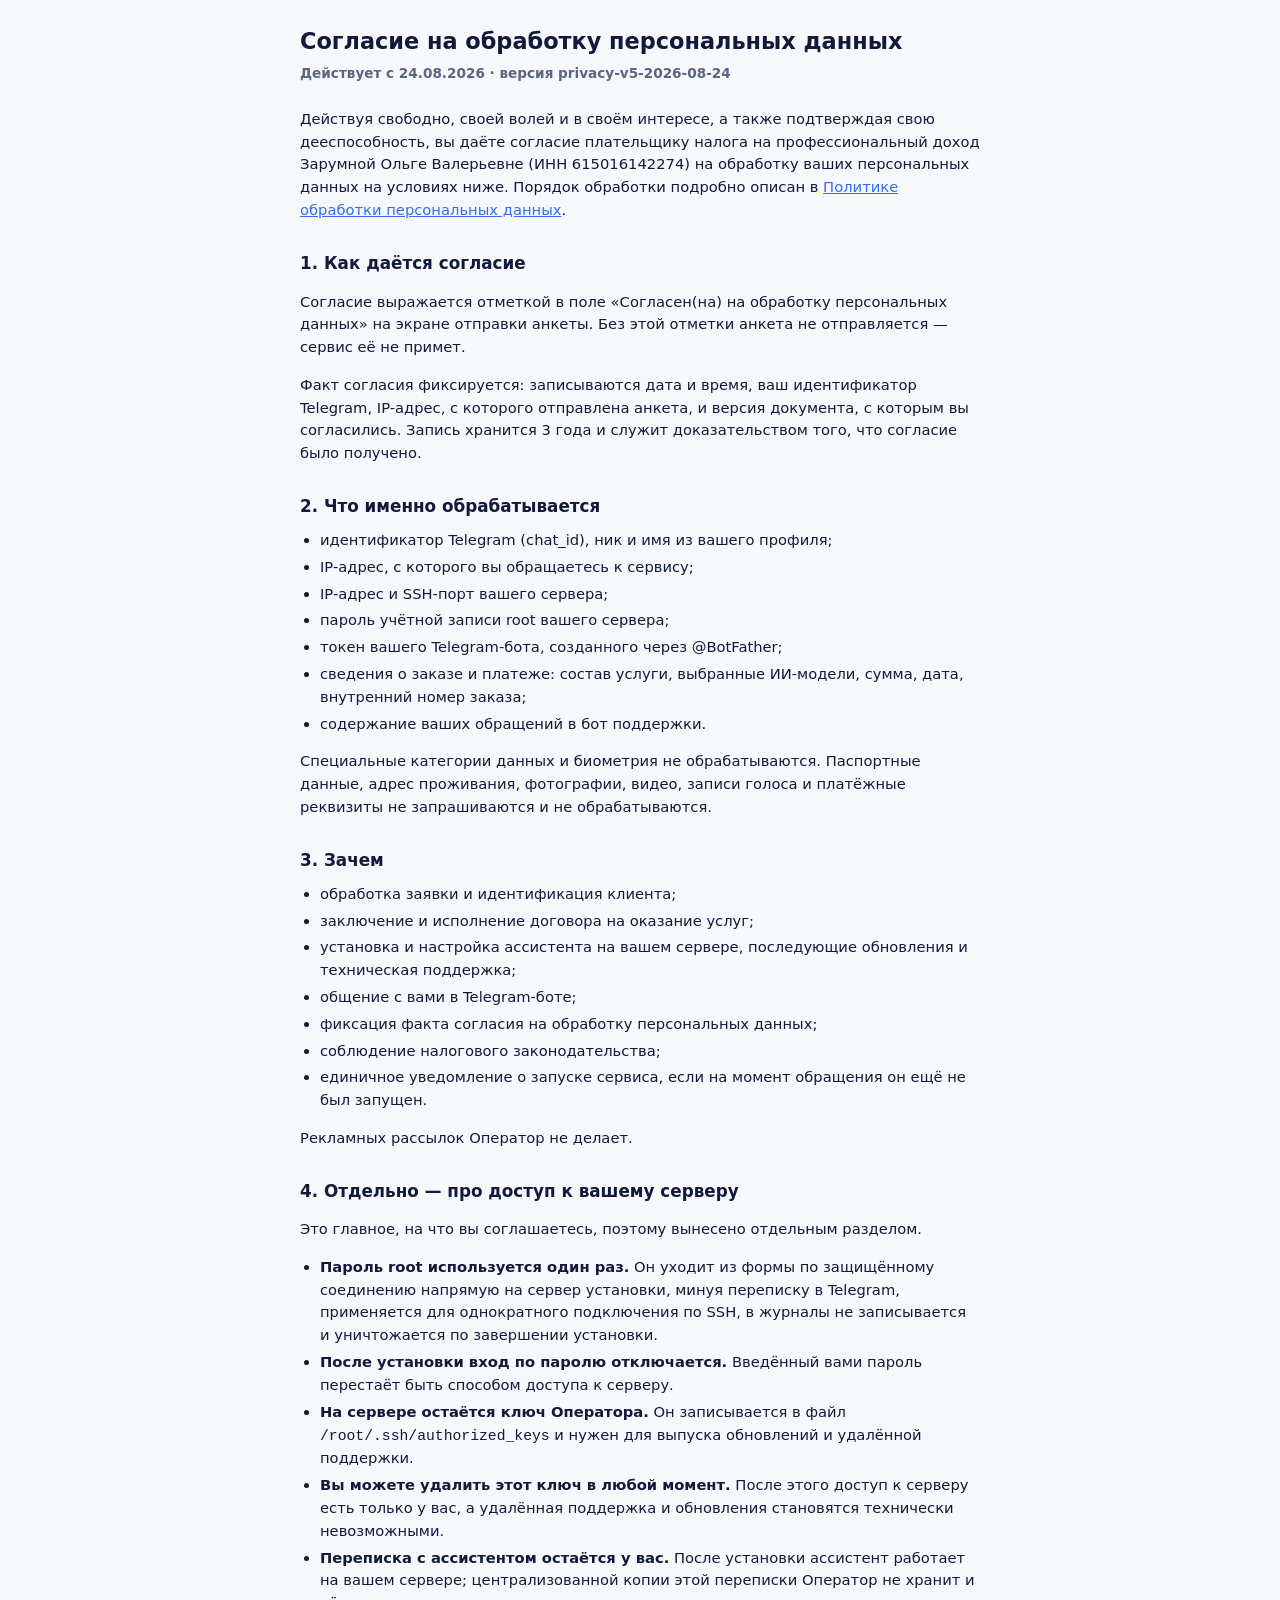
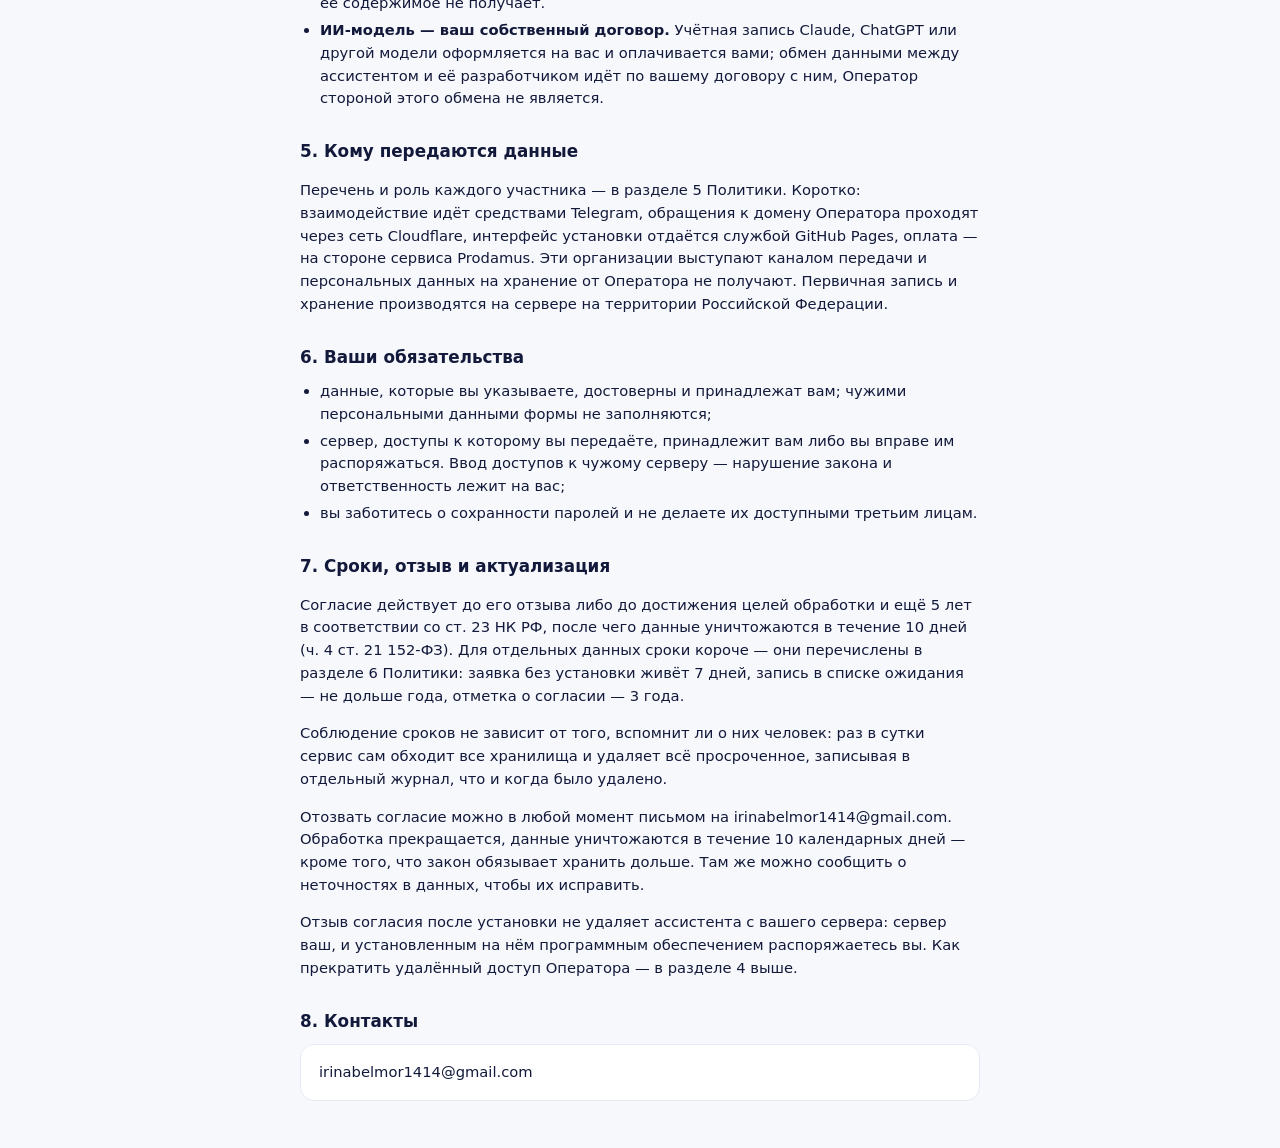
<file: consent.html>
<!DOCTYPE html>
<html lang="ru">
<head>
<meta charset="UTF-8">
<meta name="viewport" content="width=device-width, initial-scale=1.0, viewport-fit=cover">
<!-- Оферта, политика и согласие — статические документы без единого скрипта, поэтому
     script-src здесь 'none'. Остальное и причины см. в index.html. -->
<meta http-equiv="Content-Security-Policy" content="default-src 'self'; script-src 'none'; style-src 'self' 'unsafe-inline' https://fonts.googleapis.com; font-src 'self' https://fonts.gstatic.com; img-src 'self' data:; connect-src 'none'; base-uri 'none'; form-action 'none'; object-src 'none'">
<meta name="referrer" content="strict-origin-when-cross-origin">
<title>PROha — согласие на обработку персональных данных</title>
<link rel="preconnect" href="https://fonts.googleapis.com">
<link rel="preconnect" href="https://fonts.gstatic.com" crossorigin>
<link href="https://fonts.googleapis.com/css2?family=Manrope:wght@500;600;700;800&display=swap" rel="stylesheet">
<style>
  :root {
    --ink: #12193A;
    --ink-soft: #5C6480;
    --brand-blue: #2F6FED;
    --bg: #F7F8FC;
    --card: #FFFFFF;
    --border: #E7E9F3;
  }
  * { box-sizing: border-box; }
  body {
    margin: 0;
    padding: 24px 16px 48px;
    background: var(--bg);
    color: var(--ink);
    font-family: 'Manrope', system-ui, sans-serif;
    line-height: 1.55;
  }
  .wrap { max-width: 680px; margin: 0 auto; }
  h1 {
    font-size: 1.4rem;
    font-weight: 800;
    margin: 0 0 4px;
  }
  .updated {
    color: var(--ink-soft);
    font-size: 0.85rem;
    font-weight: 600;
    margin: 0 0 24px;
  }
  .draft-note {
    background: #FFF6E5;
    border: 1px solid #F3D48A;
    border-radius: 12px;
    padding: 14px 16px;
    font-size: 0.85rem;
    font-weight: 600;
    color: #8A6100;
    margin-bottom: 24px;
  }
  h2 {
    font-size: 1.05rem;
    font-weight: 800;
    margin: 28px 0 10px;
  }
  p, li {
    font-size: 0.92rem;
    font-weight: 500;
    color: var(--ink);
  }
  ul { padding-left: 20px; margin: 8px 0; }
  li { margin-bottom: 4px; }
  .placeholder {
    background: #FDECEC;
    color: #B23A3A;
    padding: 1px 5px;
    border-radius: 5px;
    font-weight: 700;
  }
  a { color: var(--brand-blue); }
  .contact {
    background: var(--card);
    border: 1px solid var(--border);
    border-radius: 14px;
    padding: 16px 18px;
    margin-top: 8px;
  }
</style>
</head>
<body>
<div class="wrap">
  <h1>Согласие на обработку персональных данных</h1>
  <p class="updated">Действует с 24.08.2026 · версия privacy-v5-2026-08-24</p>

  <p>
    Действуя свободно, своей волей и в своём интересе, а также подтверждая
    свою дееспособность, вы даёте согласие плательщику налога на
    профессиональный доход Зарумной Ольге Валерьевне (ИНН 615016142274) на
    обработку ваших персональных данных на условиях ниже. Порядок обработки
    подробно описан в <a href="privacy.html?v=75" target="_blank" rel="noopener">Политике
    обработки персональных данных</a>.
  </p>

  <h2>1. Как даётся согласие</h2>
  <p>
    Согласие выражается отметкой в поле «Согласен(на) на обработку
    персональных данных» на экране отправки анкеты. Без этой отметки анкета
    не отправляется — сервис её не примет.
  </p>
  <p>
    Факт согласия фиксируется: записываются дата и время, ваш идентификатор
    Telegram, IP-адрес, с которого отправлена анкета, и версия документа, с
    которым вы согласились. Запись хранится 3 года и служит доказательством
    того, что согласие было получено.
  </p>

  <h2>2. Что именно обрабатывается</h2>
  <ul>
    <li>идентификатор Telegram (chat_id), ник и имя из вашего профиля;</li>
    <li>IP-адрес, с которого вы обращаетесь к сервису;</li>
    <li>IP-адрес и SSH-порт вашего сервера;</li>
    <li>пароль учётной записи root вашего сервера;</li>
    <li>токен вашего Telegram-бота, созданного через @BotFather;</li>
    <li>
      сведения о заказе и платеже: состав услуги, выбранные ИИ-модели,
      сумма, дата, внутренний номер заказа;
    </li>
    <li>содержание ваших обращений в бот поддержки.</li>
  </ul>
  <p>
    Специальные категории данных и биометрия не обрабатываются. Паспортные
    данные, адрес проживания, фотографии, видео, записи голоса и платёжные
    реквизиты не запрашиваются и не обрабатываются.
  </p>

  <h2>3. Зачем</h2>
  <ul>
    <li>обработка заявки и идентификация клиента;</li>
    <li>заключение и исполнение договора на оказание услуг;</li>
    <li>
      установка и настройка ассистента на вашем сервере, последующие
      обновления и техническая поддержка;
    </li>
    <li>общение с вами в Telegram-боте;</li>
    <li>фиксация факта согласия на обработку персональных данных;</li>
    <li>соблюдение налогового законодательства;</li>
    <li>
      единичное уведомление о запуске сервиса, если на момент обращения он
      ещё не был запущен.
    </li>
  </ul>
  <p>Рекламных рассылок Оператор не делает.</p>

  <h2>4. Отдельно — про доступ к вашему серверу</h2>
  <p>
    Это главное, на что вы соглашаетесь, поэтому вынесено отдельным
    разделом.
  </p>
  <ul>
    <li>
      <strong>Пароль root используется один раз.</strong> Он уходит из формы
      по защищённому соединению напрямую на сервер установки, минуя
      переписку в Telegram, применяется для однократного подключения по SSH,
      в журналы не записывается и уничтожается по завершении установки.
    </li>
    <li>
      <strong>После установки вход по паролю отключается.</strong> Введённый
      вами пароль перестаёт быть способом доступа к серверу.
    </li>
    <li>
      <strong>На сервере остаётся ключ Оператора.</strong> Он записывается в
      файл <code>/root/.ssh/authorized_keys</code> и нужен для выпуска
      обновлений и удалённой поддержки.
    </li>
    <li>
      <strong>Вы можете удалить этот ключ в любой момент.</strong> После
      этого доступ к серверу есть только у вас, а удалённая поддержка и
      обновления становятся технически невозможными.
    </li>
    <li>
      <strong>Переписка с ассистентом остаётся у вас.</strong> После
      установки ассистент работает на вашем сервере; централизованной копии
      этой переписки Оператор не хранит и её содержимое не получает.
    </li>
    <li>
      <strong>ИИ-модель — ваш собственный договор.</strong> Учётная запись
      Claude, ChatGPT или другой модели оформляется на вас и оплачивается
      вами; обмен данными между ассистентом и её разработчиком идёт по
      вашему договору с ним, Оператор стороной этого обмена не является.
    </li>
  </ul>

  <h2>5. Кому передаются данные</h2>
  <p>
    Перечень и роль каждого участника — в разделе 5 Политики. Коротко:
    взаимодействие идёт средствами Telegram, обращения к домену Оператора
    проходят через сеть Cloudflare, интерфейс установки отдаётся службой
    GitHub Pages, оплата — на стороне сервиса Prodamus. Эти организации
    выступают каналом передачи и персональных данных на хранение от
    Оператора не получают. Первичная запись и хранение производятся на
    сервере на территории Российской Федерации.
  </p>

  <h2>6. Ваши обязательства</h2>
  <ul>
    <li>
      данные, которые вы указываете, достоверны и принадлежат вам; чужими
      персональными данными формы не заполняются;
    </li>
    <li>
      сервер, доступы к которому вы передаёте, принадлежит вам либо вы
      вправе им распоряжаться. Ввод доступов к чужому серверу — нарушение
      закона и ответственность лежит на вас;
    </li>
    <li>
      вы заботитесь о сохранности паролей и не делаете их доступными
      третьим лицам.
    </li>
  </ul>

  <h2>7. Сроки, отзыв и актуализация</h2>
  <p>
    Согласие действует до его отзыва либо до достижения целей обработки и
    ещё 5 лет в соответствии со ст. 23 НК РФ, после чего данные
    уничтожаются в течение 10 дней (ч. 4 ст. 21 152-ФЗ). Для отдельных
    данных сроки короче — они перечислены в разделе 6 Политики: заявка без
    установки живёт 7 дней, запись в списке ожидания — не дольше года,
    отметка о согласии — 3 года.
  </p>
  <p>
    Соблюдение сроков не зависит от того, вспомнит ли о них человек: раз в
    сутки сервис сам обходит все хранилища и удаляет всё просроченное,
    записывая в отдельный журнал, что и когда было удалено.
  </p>
  <p>
    Отозвать согласие можно в любой момент письмом на
    irinabelmor1414@gmail.com. Обработка прекращается, данные уничтожаются
    в течение 10 календарных дней — кроме того, что закон обязывает хранить
    дольше. Там же можно сообщить о неточностях в данных, чтобы их
    исправить.
  </p>
  <p>
    Отзыв согласия после установки не удаляет ассистента с вашего сервера:
    сервер ваш, и установленным на нём программным обеспечением
    распоряжаетесь вы. Как прекратить удалённый доступ Оператора — в
    разделе 4 выше.
  </p>

  <h2>8. Контакты</h2>
  <div class="contact">
    <p style="margin:0">
      irinabelmor1414@gmail.com
    </p>
  </div>

</div>
</body>
</html>
</file>
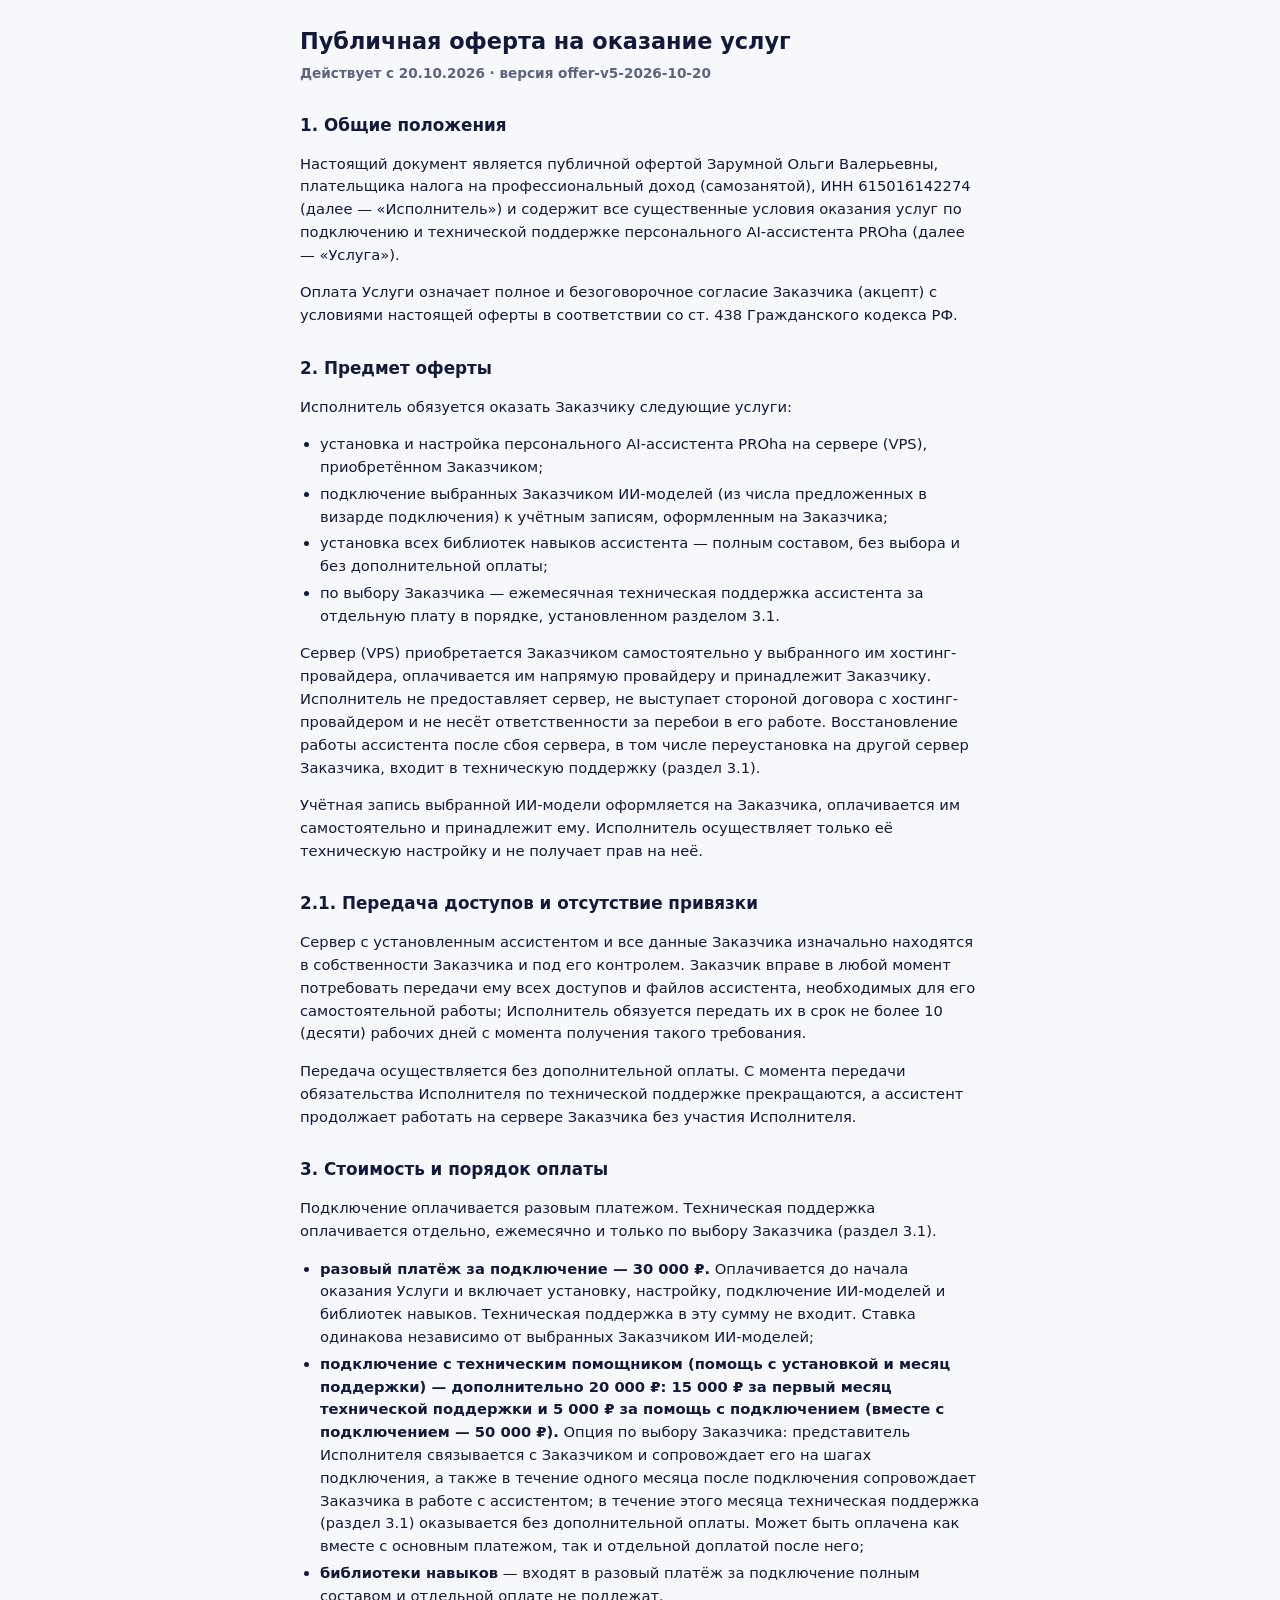
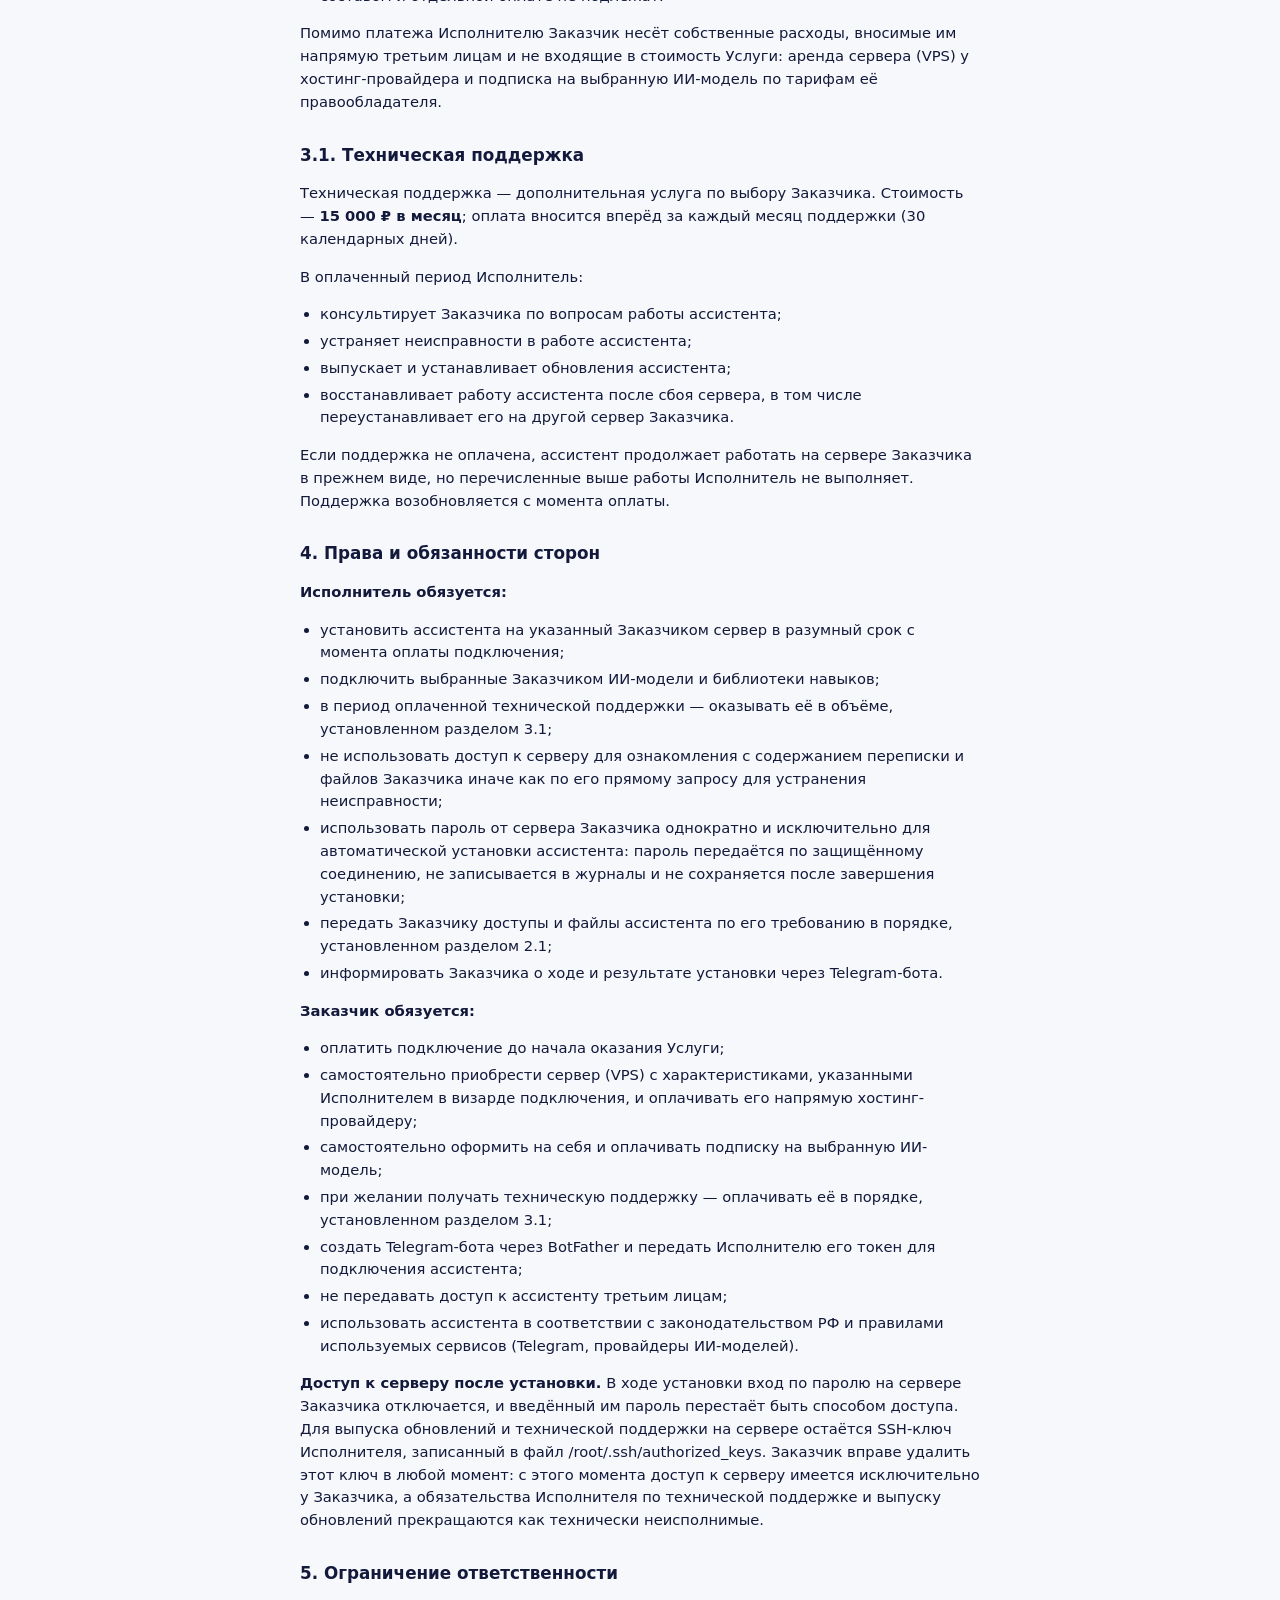
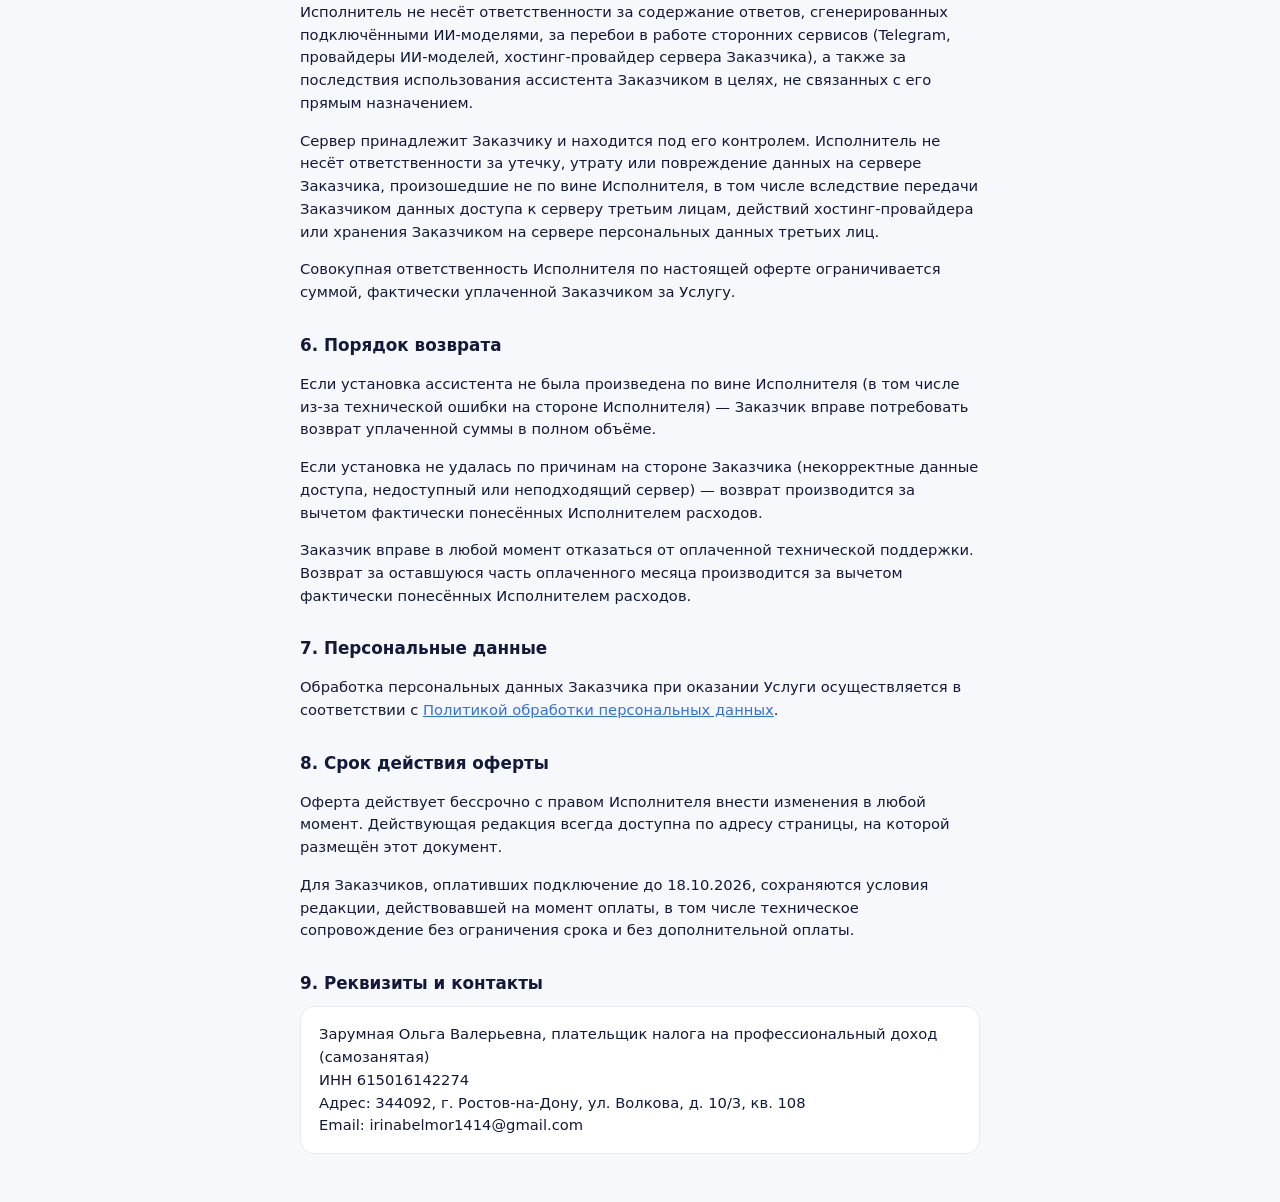
<file: offer.html>
<!DOCTYPE html>
<html lang="ru">
<head>
<meta charset="UTF-8">
<meta name="viewport" content="width=device-width, initial-scale=1.0, viewport-fit=cover">
<!-- Оферта, политика и согласие — статические документы без единого скрипта, поэтому
     script-src здесь 'none'. Остальное и причины см. в index.html. -->
<meta http-equiv="Content-Security-Policy" content="default-src 'self'; script-src 'none'; style-src 'self' 'unsafe-inline' https://fonts.googleapis.com; font-src 'self' https://fonts.gstatic.com; img-src 'self' data:; connect-src 'none'; base-uri 'none'; form-action 'none'; object-src 'none'">
<meta name="referrer" content="strict-origin-when-cross-origin">
<title>PROha — публичная оферта</title>
<link rel="preconnect" href="https://fonts.googleapis.com">
<link rel="preconnect" href="https://fonts.gstatic.com" crossorigin>
<link href="https://fonts.googleapis.com/css2?family=Manrope:wght@500;600;700;800&display=swap" rel="stylesheet">
<style>
  :root {
    --ink: #12193A;
    --ink-soft: #5C6480;
    --brand-blue: #2F6FED;
    --bg: #F7F8FC;
    --card: #FFFFFF;
    --border: #E7E9F3;
  }
  * { box-sizing: border-box; }
  body {
    margin: 0;
    padding: 24px 16px 48px;
    background: var(--bg);
    color: var(--ink);
    font-family: 'Manrope', system-ui, sans-serif;
    line-height: 1.55;
  }
  .wrap { max-width: 680px; margin: 0 auto; }
  h1 {
    font-size: 1.4rem;
    font-weight: 800;
    margin: 0 0 4px;
  }
  .updated {
    color: var(--ink-soft);
    font-size: 0.85rem;
    font-weight: 600;
    margin: 0 0 24px;
  }
  .draft-note {
    background: #FFF6E5;
    border: 1px solid #F3D48A;
    border-radius: 12px;
    padding: 14px 16px;
    font-size: 0.85rem;
    font-weight: 600;
    color: #8A6100;
    margin-bottom: 24px;
  }
  h2 {
    font-size: 1.05rem;
    font-weight: 800;
    margin: 28px 0 10px;
  }
  p, li {
    font-size: 0.92rem;
    font-weight: 500;
    color: var(--ink);
  }
  ul, ol { padding-left: 20px; margin: 8px 0; }
  li { margin-bottom: 4px; }
  .placeholder {
    background: #FDECEC;
    color: #B23A3A;
    padding: 1px 5px;
    border-radius: 5px;
    font-weight: 700;
  }
  a { color: var(--brand-blue); }
  .contact {
    background: var(--card);
    border: 1px solid var(--border);
    border-radius: 14px;
    padding: 16px 18px;
    margin-top: 8px;
  }
</style>
</head>
<body>
<div class="wrap">

  <h1>Публичная оферта на оказание услуг</h1>
  <p class="updated">Действует с 20.10.2026 · версия offer-v5-2026-10-20</p>

  <h2>1. Общие положения</h2>
  <p>
    Настоящий документ является публичной офертой
    Зарумной Ольги Валерьевны, плательщика налога на профессиональный
    доход (самозанятой), ИНН 615016142274
    (далее — «Исполнитель») и содержит все существенные условия оказания
    услуг по подключению и технической поддержке персонального AI-ассистента
    PROha (далее — «Услуга»).
  </p>
  <p>
    Оплата Услуги означает полное и безоговорочное согласие Заказчика
    (акцепт) с условиями настоящей оферты в соответствии со ст. 438
    Гражданского кодекса РФ.
  </p>

  <h2>2. Предмет оферты</h2>
  <p>Исполнитель обязуется оказать Заказчику следующие услуги:</p>
  <ul>
    <li>установка и настройка персонального AI-ассистента PROha на сервере (VPS), приобретённом Заказчиком;</li>
    <li>подключение выбранных Заказчиком ИИ-моделей (из числа предложенных в визарде подключения) к учётным записям, оформленным на Заказчика;</li>
    <li>установка всех библиотек навыков ассистента — полным составом, без выбора и без дополнительной оплаты;</li>
    <li>по выбору Заказчика — ежемесячная техническая поддержка ассистента за отдельную плату в порядке, установленном разделом 3.1.</li>
  </ul>
  <p>
    Сервер (VPS) приобретается Заказчиком самостоятельно у выбранного им
    хостинг-провайдера, оплачивается им напрямую провайдеру и принадлежит
    Заказчику. Исполнитель не предоставляет сервер, не выступает стороной
    договора с хостинг-провайдером и не несёт ответственности за перебои в
    его работе. Восстановление работы ассистента после сбоя сервера, в том
    числе переустановка на другой сервер Заказчика, входит в техническую
    поддержку (раздел 3.1).
  </p>
  <p>
    Учётная запись выбранной ИИ-модели оформляется на Заказчика, оплачивается
    им самостоятельно и принадлежит ему. Исполнитель осуществляет только её
    техническую настройку и не получает прав на неё.
  </p>

  <h2>2.1. Передача доступов и отсутствие привязки</h2>
  <p>
    Сервер с установленным ассистентом и все данные Заказчика изначально
    находятся в собственности Заказчика и под его контролем. Заказчик вправе
    в любой момент потребовать передачи ему всех доступов и файлов
    ассистента, необходимых для его самостоятельной работы; Исполнитель
    обязуется передать их в срок не более 10 (десяти) рабочих дней с момента
    получения такого требования.
  </p>
  <p>
    Передача осуществляется без дополнительной оплаты. С момента передачи
    обязательства Исполнителя по технической поддержке прекращаются, а
    ассистент продолжает работать на сервере Заказчика без участия
    Исполнителя.
  </p>

  <h2>3. Стоимость и порядок оплаты</h2>
  <p>
    Подключение оплачивается разовым платежом. Техническая поддержка
    оплачивается отдельно, ежемесячно и только по выбору Заказчика
    (раздел 3.1).
  </p>
  <ul>
    <li><b>разовый платёж за подключение — 30 000 ₽.</b> Оплачивается до начала оказания Услуги и включает установку, настройку, подключение ИИ-моделей и библиотек навыков. Техническая поддержка в эту сумму не входит. Ставка одинакова независимо от выбранных Заказчиком ИИ-моделей;</li>
    <li><b>подключение с техническим помощником (помощь с установкой и месяц поддержки) — дополнительно 20 000 ₽: 15 000 ₽ за первый месяц технической поддержки и 5 000 ₽ за помощь с подключением (вместе с подключением — 50 000 ₽).</b> Опция по выбору Заказчика: представитель Исполнителя связывается с Заказчиком и сопровождает его на шагах подключения, а также в течение одного месяца после подключения сопровождает Заказчика в работе с ассистентом; в течение этого месяца техническая поддержка (раздел 3.1) оказывается без дополнительной оплаты. Может быть оплачена как вместе с основным платежом, так и отдельной доплатой после него;</li>
    <li><b>библиотеки навыков</b> — входят в разовый платёж за подключение полным составом и отдельной оплате не подлежат.</li>
  </ul>
  <p>
    Помимо платежа Исполнителю Заказчик несёт собственные расходы, вносимые
    им напрямую третьим лицам и не входящие в стоимость Услуги: аренда
    сервера (VPS) у хостинг-провайдера и подписка на выбранную ИИ-модель по
    тарифам её правообладателя.
  </p>

  <h2>3.1. Техническая поддержка</h2>
  <p>
    Техническая поддержка — дополнительная услуга по выбору Заказчика.
    Стоимость — <b>15 000 ₽ в месяц</b>; оплата вносится вперёд за каждый
    месяц поддержки (30 календарных дней).
  </p>
  <p>В оплаченный период Исполнитель:</p>
  <ul>
    <li>консультирует Заказчика по вопросам работы ассистента;</li>
    <li>устраняет неисправности в работе ассистента;</li>
    <li>выпускает и устанавливает обновления ассистента;</li>
    <li>восстанавливает работу ассистента после сбоя сервера, в том числе переустанавливает его на другой сервер Заказчика.</li>
  </ul>
  <p>
    Если поддержка не оплачена, ассистент продолжает работать на сервере
    Заказчика в прежнем виде, но перечисленные выше работы Исполнитель не
    выполняет. Поддержка возобновляется с момента оплаты.
  </p>

  <h2>4. Права и обязанности сторон</h2>
  <p><b>Исполнитель обязуется:</b></p>
  <ul>
    <li>установить ассистента на указанный Заказчиком сервер в разумный срок с момента оплаты подключения;</li>
    <li>подключить выбранные Заказчиком ИИ-модели и библиотеки навыков;</li>
    <li>в период оплаченной технической поддержки — оказывать её в объёме, установленном разделом 3.1;</li>
    <li>не использовать доступ к серверу для ознакомления с содержанием переписки и файлов Заказчика иначе как по его прямому запросу для устранения неисправности;</li>
    <li>использовать пароль от сервера Заказчика однократно и исключительно для автоматической установки ассистента: пароль передаётся по защищённому соединению, не записывается в журналы и не сохраняется после завершения установки;</li>
    <li>передать Заказчику доступы и файлы ассистента по его требованию в порядке, установленном разделом 2.1;</li>
    <li>информировать Заказчика о ходе и результате установки через Telegram-бота.</li>
  </ul>
  <p><b>Заказчик обязуется:</b></p>
  <ul>
    <li>оплатить подключение до начала оказания Услуги;</li>
    <li>самостоятельно приобрести сервер (VPS) с характеристиками, указанными Исполнителем в визарде подключения, и оплачивать его напрямую хостинг-провайдеру;</li>
    <li>самостоятельно оформить на себя и оплачивать подписку на выбранную ИИ-модель;</li>
    <li>при желании получать техническую поддержку — оплачивать её в порядке, установленном разделом 3.1;</li>
    <li>создать Telegram-бота через BotFather и передать Исполнителю его токен для подключения ассистента;</li>
    <li>не передавать доступ к ассистенту третьим лицам;</li>
    <li>использовать ассистента в соответствии с законодательством РФ и правилами используемых сервисов (Telegram, провайдеры ИИ-моделей).</li>
  </ul>

  <p>
    <b>Доступ к серверу после установки.</b> В ходе установки вход по паролю
    на сервере Заказчика отключается, и введённый им пароль перестаёт быть
    способом доступа. Для выпуска обновлений и технической поддержки на
    сервере остаётся SSH-ключ Исполнителя, записанный в файл
    /root/.ssh/authorized_keys. Заказчик вправе удалить этот ключ в любой
    момент: с этого момента доступ к серверу имеется исключительно у
    Заказчика, а обязательства Исполнителя по технической поддержке и
    выпуску обновлений прекращаются как технически неисполнимые.
  </p>

  <h2>5. Ограничение ответственности</h2>
  <p>
    Исполнитель не несёт ответственности за содержание ответов, сгенерированных
    подключёнными ИИ-моделями, за перебои в работе сторонних сервисов
    (Telegram, провайдеры ИИ-моделей, хостинг-провайдер сервера Заказчика),
    а также за последствия использования ассистента Заказчиком в целях,
    не связанных с его прямым назначением.
  </p>
  <p>
    Сервер принадлежит Заказчику и находится под его контролем. Исполнитель
    не несёт ответственности за утечку, утрату или повреждение данных на
    сервере Заказчика, произошедшие не по вине Исполнителя, в том числе
    вследствие передачи Заказчиком данных доступа к серверу третьим лицам,
    действий хостинг-провайдера или хранения Заказчиком на сервере
    персональных данных третьих лиц.
  </p>
  <p>
    Совокупная ответственность Исполнителя по настоящей оферте
    ограничивается суммой, фактически уплаченной Заказчиком за Услугу.
  </p>

  <h2>6. Порядок возврата</h2>
  <p>
    Если установка ассистента не была произведена по вине Исполнителя
    (в том числе из-за технической ошибки на стороне Исполнителя) —
    Заказчик вправе потребовать возврат уплаченной суммы в полном объёме.
  </p>
  <p>
    Если установка не удалась по причинам на стороне Заказчика
    (некорректные данные доступа, недоступный или неподходящий сервер) —
    возврат производится за вычетом фактически понесённых Исполнителем
    расходов.
  </p>
  <p>
    Заказчик вправе в любой момент отказаться от оплаченной технической
    поддержки. Возврат за оставшуюся часть оплаченного месяца производится
    за вычетом фактически понесённых Исполнителем расходов.
  </p>

  <h2>7. Персональные данные</h2>
  <p>
    Обработка персональных данных Заказчика при оказании Услуги
    осуществляется в соответствии с
    <a href="privacy.html?v=75" target="_blank" rel="noopener">Политикой обработки персональных данных</a>.
  </p>

  <h2>8. Срок действия оферты</h2>
  <p>
    Оферта действует бессрочно с правом Исполнителя внести изменения в
    любой момент. Действующая редакция всегда доступна по адресу
    страницы, на которой размещён этот документ.
  </p>
  <p>
    Для Заказчиков, оплативших подключение до 18.10.2026, сохраняются
    условия редакции, действовавшей на момент оплаты, в том числе
    техническое сопровождение без ограничения срока и без дополнительной
    оплаты.
  </p>

  <h2>9. Реквизиты и контакты</h2>
  <div class="contact">
    <p style="margin:0">
      Зарумная Ольга Валерьевна, плательщик налога на профессиональный доход (самозанятая)<br>
      ИНН 615016142274<br>
      Адрес: 344092, г. Ростов-на-Дону, ул. Волкова, д. 10/3, кв. 108<br>
      Email: irinabelmor1414@gmail.com
    </p>
  </div>

</div>
</body>
</html>
</file>
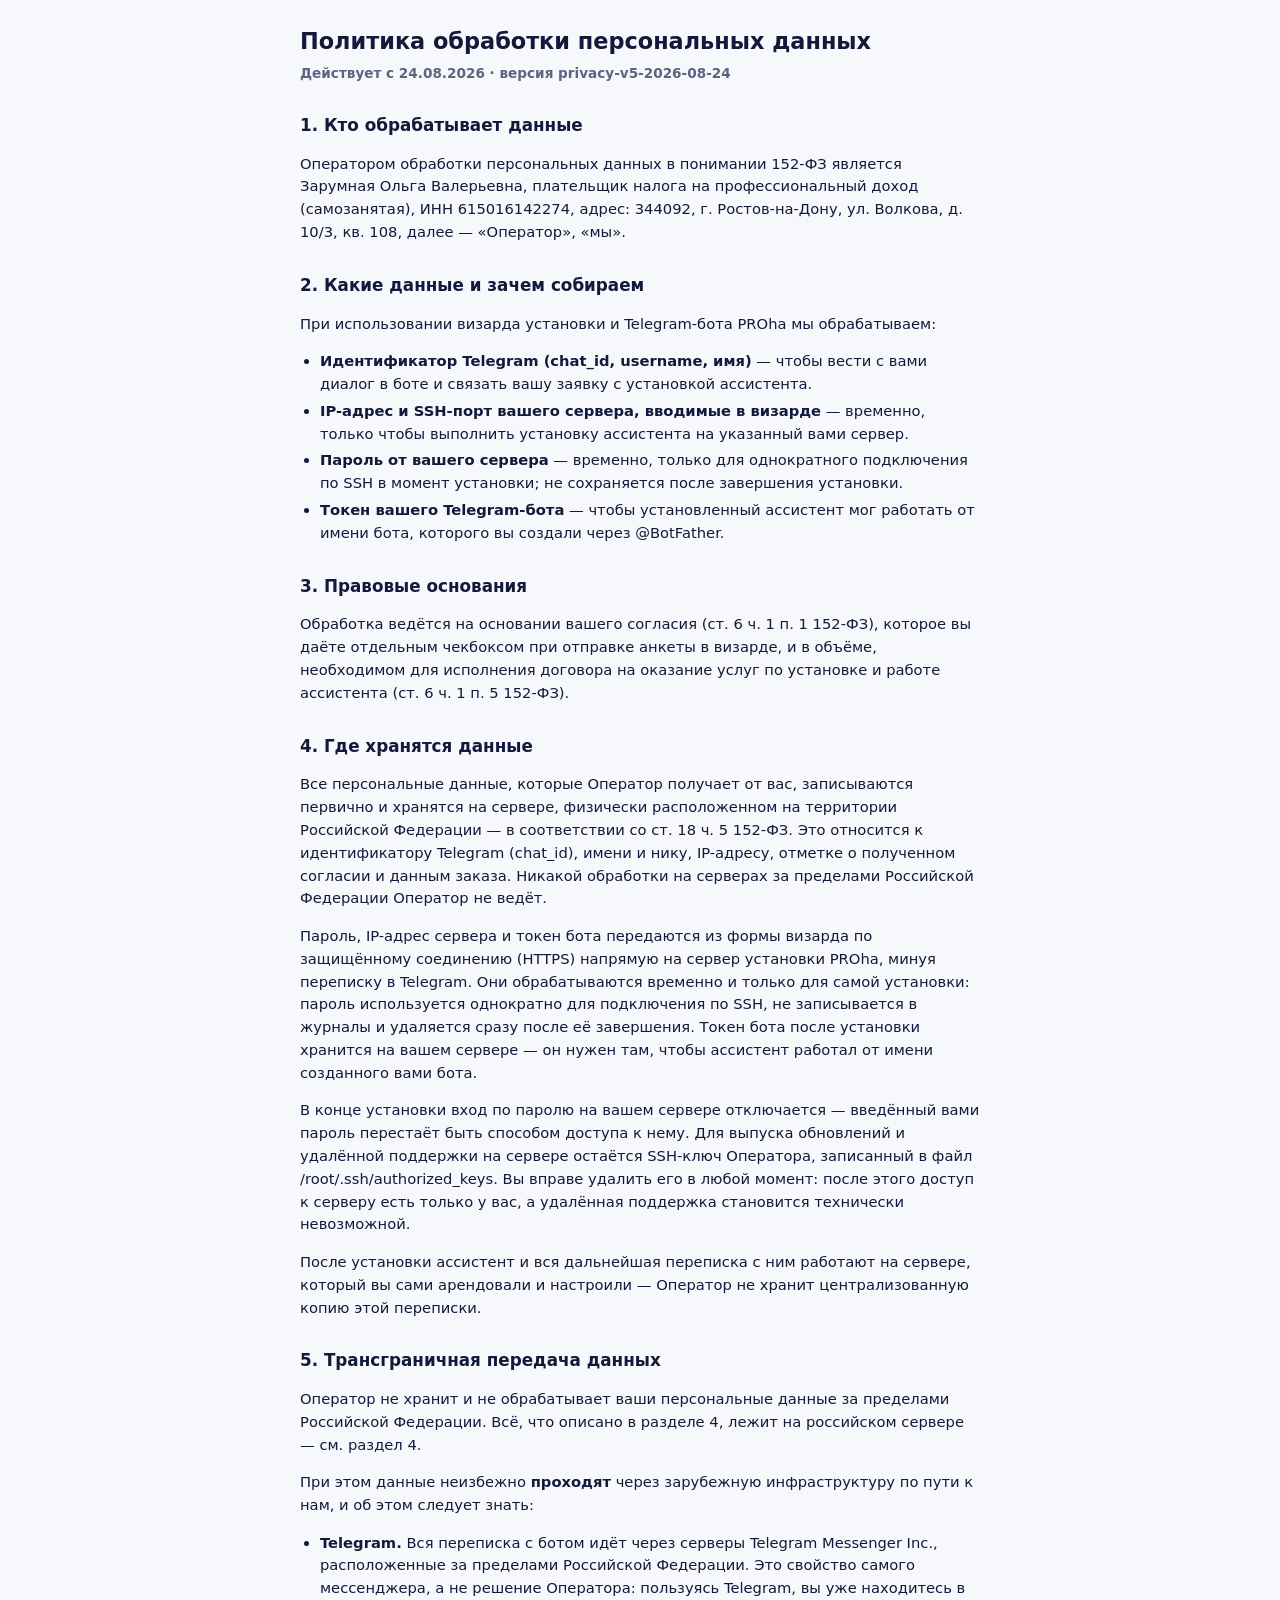
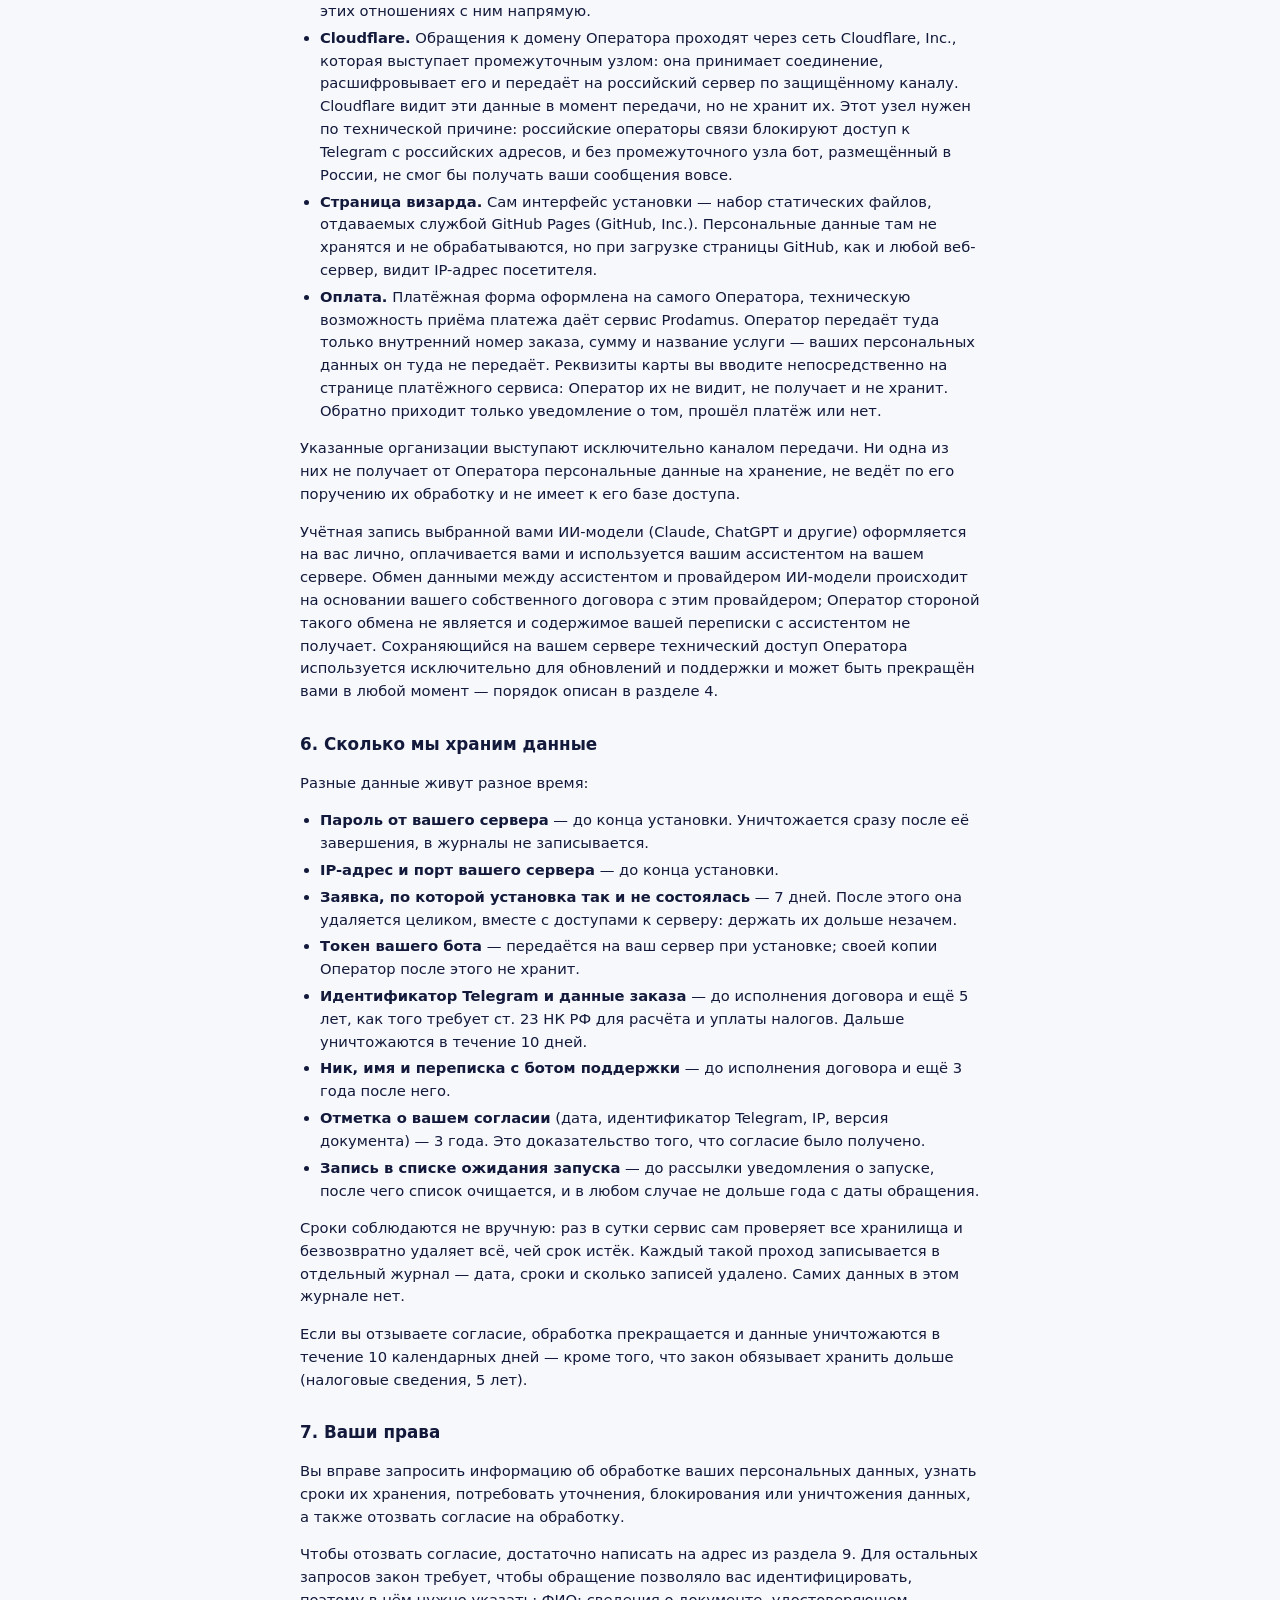
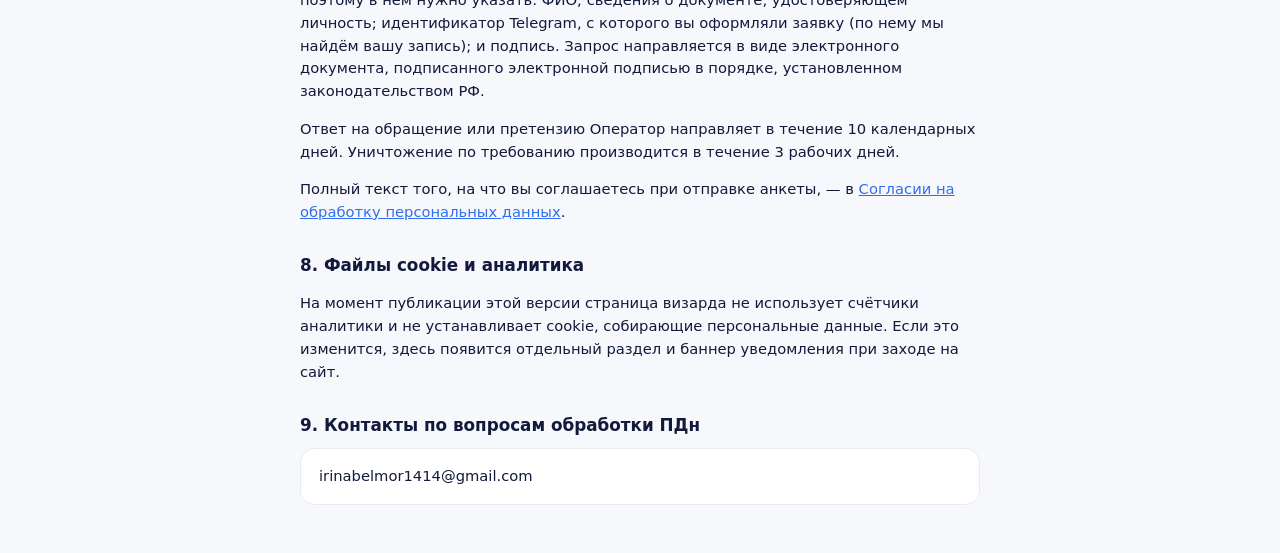
<file: privacy.html>
<!DOCTYPE html>
<html lang="ru">
<head>
<meta charset="UTF-8">
<meta name="viewport" content="width=device-width, initial-scale=1.0, viewport-fit=cover">
<!-- Оферта, политика и согласие — статические документы без единого скрипта, поэтому
     script-src здесь 'none'. Остальное и причины см. в index.html. -->
<meta http-equiv="Content-Security-Policy" content="default-src 'self'; script-src 'none'; style-src 'self' 'unsafe-inline' https://fonts.googleapis.com; font-src 'self' https://fonts.gstatic.com; img-src 'self' data:; connect-src 'none'; base-uri 'none'; form-action 'none'; object-src 'none'">
<meta name="referrer" content="strict-origin-when-cross-origin">
<title>PROha — политика обработки персональных данных</title>
<link rel="preconnect" href="https://fonts.googleapis.com">
<link rel="preconnect" href="https://fonts.gstatic.com" crossorigin>
<link href="https://fonts.googleapis.com/css2?family=Manrope:wght@500;600;700;800&display=swap" rel="stylesheet">
<style>
  :root {
    --ink: #12193A;
    --ink-soft: #5C6480;
    --brand-blue: #2F6FED;
    --bg: #F7F8FC;
    --card: #FFFFFF;
    --border: #E7E9F3;
  }
  * { box-sizing: border-box; }
  body {
    margin: 0;
    padding: 24px 16px 48px;
    background: var(--bg);
    color: var(--ink);
    font-family: 'Manrope', system-ui, sans-serif;
    line-height: 1.55;
  }
  .wrap { max-width: 680px; margin: 0 auto; }
  h1 {
    font-size: 1.4rem;
    font-weight: 800;
    margin: 0 0 4px;
  }
  .updated {
    color: var(--ink-soft);
    font-size: 0.85rem;
    font-weight: 600;
    margin: 0 0 24px;
  }
  .draft-note {
    background: #FFF6E5;
    border: 1px solid #F3D48A;
    border-radius: 12px;
    padding: 14px 16px;
    font-size: 0.85rem;
    font-weight: 600;
    color: #8A6100;
    margin-bottom: 24px;
  }
  h2 {
    font-size: 1.05rem;
    font-weight: 800;
    margin: 28px 0 10px;
  }
  p, li {
    font-size: 0.92rem;
    font-weight: 500;
    color: var(--ink);
  }
  ul { padding-left: 20px; margin: 8px 0; }
  li { margin-bottom: 4px; }
  .placeholder {
    background: #FDECEC;
    color: #B23A3A;
    padding: 1px 5px;
    border-radius: 5px;
    font-weight: 700;
  }
  a { color: var(--brand-blue); }
  .contact {
    background: var(--card);
    border: 1px solid var(--border);
    border-radius: 14px;
    padding: 16px 18px;
    margin-top: 8px;
  }
</style>
</head>
<body>
<div class="wrap">

  <h1>Политика обработки персональных данных</h1>
  <p class="updated">Действует с 24.08.2026 · версия privacy-v5-2026-08-24</p>

  <h2>1. Кто обрабатывает данные</h2>
  <p>
    Оператором обработки персональных данных в понимании 152-ФЗ является
    Зарумная Ольга Валерьевна, плательщик налога на профессиональный доход
    (самозанятая), ИНН 615016142274, адрес: 344092, г. Ростов-на-Дону,
    ул. Волкова, д. 10/3, кв. 108, далее — «Оператор», «мы».
  </p>

  <h2>2. Какие данные и зачем собираем</h2>
  <p>При использовании визарда установки и Telegram-бота PROha мы обрабатываем:</p>
  <ul>
    <li><b>Идентификатор Telegram (chat_id, username, имя)</b> — чтобы вести с вами диалог в боте и связать вашу заявку с установкой ассистента.</li>
    <li><b>IP-адрес и SSH-порт вашего сервера, вводимые в визарде</b> — временно, только чтобы выполнить установку ассистента на указанный вами сервер.</li>
    <li><b>Пароль от вашего сервера</b> — временно, только для однократного подключения по SSH в момент установки; не сохраняется после завершения установки.</li>
    <li><b>Токен вашего Telegram-бота</b> — чтобы установленный ассистент мог работать от имени бота, которого вы создали через @BotFather.</li>
  </ul>

  <h2>3. Правовые основания</h2>
  <p>
    Обработка ведётся на основании вашего согласия (ст. 6 ч. 1 п. 1 152-ФЗ),
    которое вы даёте отдельным чекбоксом при отправке анкеты в визарде, и
    в объёме, необходимом для исполнения договора на оказание услуг по
    установке и работе ассистента (ст. 6 ч. 1 п. 5 152-ФЗ).
  </p>

  <h2>4. Где хранятся данные</h2>
  <p>
    Все персональные данные, которые Оператор получает от вас, записываются
    первично и хранятся на сервере, физически расположенном на территории
    Российской Федерации — в соответствии со ст. 18 ч. 5 152-ФЗ. Это
    относится к идентификатору Telegram (chat_id), имени и нику, IP-адресу,
    отметке о полученном согласии и данным заказа. Никакой обработки на
    серверах за пределами Российской Федерации Оператор не ведёт.
  </p>
  <p>
    Пароль, IP-адрес сервера и токен бота передаются из формы визарда по
    защищённому соединению (HTTPS) напрямую на сервер установки PROha,
    минуя переписку в Telegram. Они обрабатываются временно и только для
    самой установки: пароль используется однократно для подключения по SSH,
    не записывается в журналы и удаляется сразу после её завершения. Токен
    бота после установки хранится на вашем сервере — он нужен там, чтобы
    ассистент работал от имени созданного вами бота.
  </p>
  <p>
    В конце установки вход по паролю на вашем сервере отключается — введённый
    вами пароль перестаёт быть способом доступа к нему. Для выпуска обновлений
    и удалённой поддержки на сервере остаётся SSH-ключ Оператора, записанный в
    файл /root/.ssh/authorized_keys. Вы вправе удалить его в любой момент:
    после этого доступ к серверу есть только у вас, а удалённая поддержка
    становится технически невозможной.
  </p>
  <p>
    После установки ассистент и вся дальнейшая переписка с ним работают на
    сервере, который вы сами арендовали и настроили — Оператор не хранит
    централизованную копию этой переписки.
  </p>

  <h2>5. Трансграничная передача данных</h2>
  <p>
    Оператор не хранит и не обрабатывает ваши персональные данные за
    пределами Российской Федерации. Всё, что описано в разделе 4, лежит на
    российском сервере — см. раздел 4.
  </p>
  <p>
    При этом данные неизбежно <strong>проходят</strong> через зарубежную
    инфраструктуру по пути к нам, и об этом следует знать:
  </p>
  <ul>
    <li>
      <strong>Telegram.</strong> Вся переписка с ботом идёт через серверы
      Telegram Messenger Inc., расположенные за пределами Российской
      Федерации. Это свойство самого мессенджера, а не решение Оператора:
      пользуясь Telegram, вы уже находитесь в этих отношениях с ним
      напрямую.
    </li>
    <li>
      <strong>Cloudflare.</strong> Обращения к домену Оператора проходят
      через сеть Cloudflare, Inc., которая выступает промежуточным узлом:
      она принимает соединение, расшифровывает его и передаёт на российский
      сервер по защищённому каналу. Cloudflare видит эти данные в момент
      передачи, но не хранит их. Этот узел нужен по технической причине:
      российские операторы связи блокируют доступ к Telegram с российских
      адресов, и без промежуточного узла бот, размещённый в России, не
      смог бы получать ваши сообщения вовсе.
    </li>
    <li>
      <strong>Страница визарда.</strong> Сам интерфейс установки — набор
      статических файлов, отдаваемых службой GitHub Pages (GitHub, Inc.).
      Персональные данные там не хранятся и не обрабатываются, но при
      загрузке страницы GitHub, как и любой веб-сервер, видит IP-адрес
      посетителя.
    </li>
    <li>
      <strong>Оплата.</strong> Платёжная форма оформлена на самого
      Оператора, техническую возможность приёма платежа даёт сервис Prodamus.
      Оператор передаёт туда только внутренний номер заказа, сумму и
      название услуги — ваших персональных данных он туда не передаёт.
      Реквизиты карты вы вводите непосредственно на странице платёжного
      сервиса: Оператор их не видит, не получает и не хранит. Обратно
      приходит только уведомление о том, прошёл платёж или нет.
    </li>
  </ul>
  <p>
    Указанные организации выступают исключительно каналом передачи. Ни одна
    из них не получает от Оператора персональные данные на хранение, не
    ведёт по его поручению их обработку и не имеет к его базе доступа.
  </p>
  <p>
    Учётная запись выбранной вами ИИ-модели (Claude, ChatGPT и другие)
    оформляется на вас лично, оплачивается вами и используется вашим
    ассистентом на вашем сервере. Обмен данными между ассистентом и
    провайдером ИИ-модели происходит на основании вашего собственного
    договора с этим провайдером; Оператор стороной такого обмена не
    является и содержимое вашей переписки с ассистентом не получает.
    Сохраняющийся на вашем сервере технический доступ Оператора
    используется исключительно для обновлений и поддержки и может быть
    прекращён вами в любой момент — порядок описан в разделе 4.
  </p>

  <h2>6. Сколько мы храним данные</h2>
  <p>Разные данные живут разное время:</p>
  <ul>
    <li>
      <strong>Пароль от вашего сервера</strong> — до конца установки.
      Уничтожается сразу после её завершения, в журналы не записывается.
    </li>
    <li>
      <strong>IP-адрес и порт вашего сервера</strong> — до конца установки.
    </li>
    <li>
      <strong>Заявка, по которой установка так и не состоялась</strong> —
      7 дней. После этого она удаляется целиком, вместе с доступами к
      серверу: держать их дольше незачем.
    </li>
    <li>
      <strong>Токен вашего бота</strong> — передаётся на ваш сервер при
      установке; своей копии Оператор после этого не хранит.
    </li>
    <li>
      <strong>Идентификатор Telegram и данные заказа</strong> — до
      исполнения договора и ещё 5 лет, как того требует ст. 23 НК РФ для
      расчёта и уплаты налогов. Дальше уничтожаются в течение 10 дней.
    </li>
    <li>
      <strong>Ник, имя и переписка с ботом поддержки</strong> — до
      исполнения договора и ещё 3 года после него.
    </li>
    <li>
      <strong>Отметка о вашем согласии</strong> (дата, идентификатор
      Telegram, IP, версия документа) — 3 года. Это доказательство того,
      что согласие было получено.
    </li>
    <li>
      <strong>Запись в списке ожидания запуска</strong> — до рассылки
      уведомления о запуске, после чего список очищается, и в любом случае
      не дольше года с даты обращения.
    </li>
  </ul>
  <p>
    Сроки соблюдаются не вручную: раз в сутки сервис сам проверяет все
    хранилища и безвозвратно удаляет всё, чей срок истёк. Каждый такой
    проход записывается в отдельный журнал — дата, сроки и сколько записей
    удалено. Самих данных в этом журнале нет.
  </p>
  <p>
    Если вы отзываете согласие, обработка прекращается и данные
    уничтожаются в течение 10 календарных дней — кроме того, что закон
    обязывает хранить дольше (налоговые сведения, 5 лет).
  </p>

  <h2>7. Ваши права</h2>
  <p>
    Вы вправе запросить информацию об обработке ваших персональных данных,
    узнать сроки их хранения, потребовать уточнения, блокирования или
    уничтожения данных, а также отозвать согласие на обработку.
  </p>
  <p>
    Чтобы отозвать согласие, достаточно написать на адрес из раздела 9. Для
    остальных запросов закон требует, чтобы обращение позволяло вас
    идентифицировать, поэтому в нём нужно указать: ФИО; сведения о
    документе, удостоверяющем личность; идентификатор Telegram, с которого
    вы оформляли заявку (по нему мы найдём вашу запись); и подпись. Запрос
    направляется в виде электронного документа, подписанного электронной
    подписью в порядке, установленном законодательством РФ.
  </p>
  <p>
    Ответ на обращение или претензию Оператор направляет в течение 10
    календарных дней. Уничтожение по требованию производится в течение 3
    рабочих дней.
  </p>
  <p>
    Полный текст того, на что вы соглашаетесь при отправке анкеты, —
    в <a href="consent.html?v=75" target="_blank" rel="noopener">Согласии на
    обработку персональных данных</a>.
  </p>

  <h2>8. Файлы cookie и аналитика</h2>
  <p>
    На момент публикации этой версии страница визарда не использует
    счётчики аналитики и не устанавливает cookie, собирающие персональные
    данные. Если это изменится, здесь появится отдельный раздел и баннер
    уведомления при заходе на сайт.
  </p>

  <h2>9. Контакты по вопросам обработки ПДн</h2>
  <div class="contact">
    <p style="margin:0">
      irinabelmor1414@gmail.com
    </p>
  </div>

</div>
</body>
</html>
</file>
<file: style.css>
/* ── Tokens ─────────────────────────────────────────────────────────── */
:root {
  --paper: #F4F7FC;
  --paper-deep: #E8EDF8;
  --card: #FFFFFF;
  --ink: #12193A;
  --ink-soft: #5C6480;
  --line: #E3E9F5;

  --brand-blue: #2F6FED;
  --brand-purple: #8B5CF6;
  --accent: #84C641;
  --accent-deep: #6FAE31;

  --font-body: 'Manrope', system-ui, -apple-system, sans-serif;
  --font-mono: ui-monospace, 'SF Mono', Consolas, monospace;

  --r-sm: 10px;
  --r-md: 16px;
  --r-lg: 22px;

  --shadow-card: 0 1px 2px rgba(18,25,58,0.04), 0 8px 24px -10px rgba(18,25,58,0.12);
  --shadow-btn: 0 10px 22px -8px rgba(111,174,49,0.55), 0 2px 6px -1px rgba(18,25,58,0.1);
  --shadow-btn-hover: 0 14px 26px -8px rgba(111,174,49,0.6), 0 3px 8px -1px rgba(18,25,58,0.14);
  --shadow-btn-active: 0 4px 10px -4px rgba(111,174,49,0.5);
}

* { box-sizing: border-box; }

html {
  -webkit-text-size-adjust: 100%;
}

body {
  margin: 0;
  min-height: 100vh;
  background: var(--paper);
  color: var(--ink);
  font-family: var(--font-body);
  -webkit-font-smoothing: antialiased;
}

/* Мир приложения — светлый, вне зависимости от темы Telegram (см. контракт
   направления): дружелюбный ассистент не переключается в тёмный режим
   вместе с ОС. */

/* Визуально скрыть, но оставить для скринридеров — заголовок раздела
   (<h1>) остаётся в DOM ради структуры страницы, даже когда по брифу
   надпись на экране не нужна (сейчас — экран 1). */
.sr-only {
  position: absolute;
  width: 1px;
  height: 1px;
  padding: 0;
  margin: -1px;
  overflow: hidden;
  clip: rect(0, 0, 0, 0);
  white-space: nowrap;
  border: 0;
}

/* ── Layout ─────────────────────────────────────────────────────────── */

.passport {
  position: relative;
  max-width: 460px;
  margin: 0 auto;
  min-height: min(100vh, 840px);
  padding: 24px 18px calc(28px + env(safe-area-inset-bottom, 0px));
  display: flex;
  flex-direction: column;
}

/* Каждый .screen — один раздел визарда; router (app.js) переключает
   [hidden], а не local display, поэтому display объявлен только для
   видимого состояния — иначе author-правило display:flex перебивает
   браузерное [hidden]{display:none} независимо от специфичности
   (нормальные author-правила всегда старше normal UA-правил). */
.screen:not([hidden]) {
  flex: 1;
  display: flex;
  flex-direction: column;
  justify-content: space-between;
  gap: 20px;
}

/* На высоких вьюпортах justify-content: space-between распределяет лишнее
   место поровну между разделами вместо того, чтобы сваливать его одним
   пустым провалом перед футером. */
.passport__header,
.diagram,
.intro,
.intro-logo,
.addon-options,
.payment-action,
.pricing-card,
.steps-card,
.field,
.btn-primary--outline {
  flex: none;
}

/* ── Brand mark ─────────────────────────────────────────────────────── */

/* Значок — в левом верхнем углу шапки, словесный знак «PROha» — в правом
   верхнем, врозь по краям строки (justify-content: space-between, не пара
   рядом через gap). Так на всех экранах, КРОМЕ первого: там значок вынесен
   крупным логотипом под шапку (.intro-logo), и дублировать его же в строке
   незачем — см. .hero-mark ниже.
   Размер значка и надписи одинаковый везде, чтобы бренд-марка не «прыгала»
   между экранами.
   Значок — тот же растровый файл icon-proha.png, что и .brand-mark__icon:
   реальный кадр, вырезанный и обесцвеченный по альфа-каналу из настоящего
   logo-proha.jpg (не рисованная реконструкция). Высота задаётся, ширина
   следует естественной пропорции файла (378×449), чтобы не искажать
   значок. */
.hero-mark,
.brand-mark {
  display: flex;
  align-items: center;
  justify-content: space-between;
  width: 100%;
}

/* Экран 1 идёт без значка в строке, поэтому у обёртки остаётся один
   ребёнок, и space-between прижал бы слово к левому краю. flex-end держит
   его справа, как на остальных экранах.
   min-height повторяет высоту убранного значка: без неё строка стала бы
   ниже на пару пикселей, и кнопка ⋮ на первом экране поехала бы вверх —
   а координаты общей выпадающей панели (.app-menu__panel) подобраны под
   то, что кнопка везде физически в одном месте. */
.hero-mark {
  margin: 0 0 2px;
  justify-content: flex-end;
  min-height: clamp(23px, 6.6vw, 29px);
}

.brand-mark__icon {
  display: block;
  flex: none;
  height: clamp(23px, 6.6vw, 29px);
  width: auto;
}

.hero-mark__word,
.brand-mark__word {
  font-family: var(--font-body);
  font-weight: 800;
  font-size: clamp(0.74rem, 3.58vw, 0.94rem);
  letter-spacing: -0.015em;
  color: var(--ink);
}

.hero-mark__word .grad,
.brand-mark__word .grad {
  background: linear-gradient(135deg, var(--brand-blue), var(--brand-purple));
  -webkit-background-clip: text;
  background-clip: text;
  color: transparent;
}

/* ── Header ─────────────────────────────────────────────────────────── */

.passport__header {
  padding: 2px 0 4px;
  /* Бренд-марка вплотную к верхнему краю на всех экранах — компенсирует
     общий верхний паддинг .passport (24px), одинаково для hero (.hero-mark)
     и компактных шапок (.brand-mark), чтобы расстояние до края не
     отличалось между экранами. */
  margin-top: -18px;
}

.passport__title {
  margin: 18px 0 8px;
  font-family: var(--font-body);
  font-weight: 800;
  font-size: clamp(1.55rem, 6.4vw, 1.9rem);
  line-height: 1.16;
  letter-spacing: -0.01em;
  color: var(--ink);
}

.passport__subtitle {
  margin: 0 0 4px;
  font-size: 0.95rem;
  font-weight: 600;
  color: var(--ink-soft);
}

.passport__field {
  margin: 0;
  display: flex;
  flex-direction: column;
  gap: 3px;
}

#total-price {
  font-size: 1.2rem;
  font-weight: 800;
  color: var(--accent-deep);
}

.passport__header--plain {
  padding: 2px 0 4px;
}

.passport__header--plain .passport__title {
  margin-top: 6px;
}

.passport__title--compact {
  font-size: clamp(1.3rem, 5.6vw, 1.55rem);
}

/* ── Diagram (только раздел 1) ──────────────────────────────────────── */

.diagram {
  position: relative;
  padding: 4px 4px 2px;
  height: 140px;
}

.diagram__lines {
  position: absolute;
  top: 0;
  left: 0;
  width: 100%;
  height: 78px;
  overflow: visible;
}

.diagram__lead {
  fill: none;
  stroke: var(--brand-blue);
  stroke-width: 1.4;
  stroke-dasharray: 2 5;
  stroke-linecap: round;
  opacity: 0.45;
}

.diagram > .diagram__node {
  position: absolute;
  top: 0;
  left: var(--x);
  transform: translateX(-50%);
  width: 108px;
  display: flex;
  flex-direction: column;
  align-items: center;
  text-align: center;
}

.diagram__icon-well {
  display: flex;
  align-items: center;
  justify-content: center;
  width: 52px;
  height: 52px;
  border-radius: 16px;
  background: var(--card);
  box-shadow: var(--shadow-card);
}

.diagram__icon {
  width: 26px;
  height: 26px;
  color: var(--brand-blue);
}

.diagram__num {
  margin-top: 8px;
  width: 20px;
  height: 20px;
  color: var(--brand-blue);
}

.diagram__num text {
  font-family: var(--font-body);
  font-weight: 700;
  font-size: 10px;
  fill: currentColor;
}

.diagram__cap {
  margin: 6px 0 0;
  font-size: 0.78rem;
  line-height: 1.3;
  font-weight: 600;
  color: var(--ink-soft);
}

/* ── Card (обёртка для интро и шагов) ───────────────────────────────── */

.intro,
.steps-card {
  background: var(--card);
  border-radius: var(--r-lg);
  box-shadow: var(--shadow-card);
  padding: 20px 20px 22px;
}

.doc-label {
  display: block;
  font-size: 0.72rem;
  font-weight: 800;
  letter-spacing: 0.08em;
  text-transform: uppercase;
  color: var(--brand-blue);
  margin-bottom: 8px;
}

.intro__text {
  margin: 0;
  font-size: 0.88rem;
  line-height: 1.55;
  color: var(--ink);
  max-width: 62ch;
}

.intro__text a {
  color: var(--brand-blue);
  text-decoration: underline;
}
.intro__text + .intro__text {
  margin-top: 12px;
}

/* ── Логотип на экране 1 ──────────────────────────────────────────────
   Занял слот убранной видео-заглушки и повторяет её габарит по высоте,
   чтобы экран не перекомпоновался. Постер был width: 68% при 16/9, то есть
   ровно 38.25% ширины контейнера в высоту. Логотип 378×449 — портретный,
   поэтому под ту же высоту ему нужно 38.25% × 378/449 = 32.2% ширины;
   высоту дальше держит собственная пропорция картинки. Рамки и тени нет
   намеренно: карточка с закруглением снова читалась бы как заглушка под
   медиа, а это просто знак сервиса. */

/* Тот же приём, что был у заглушки: на экране 1 заголовок визуально скрыт
   (.sr-only), логотип — первый видимый элемент под шапкой, и его подтягивает
   ближе к бренд-марке, компенсируя часть общего .screen gap в 20px. */
.screen[data-screen="intro"] .intro-logo {
  margin-top: -20px;
}

.intro-logo {
  display: block;
  width: 32.2%;
  height: auto;
  margin-left: auto;
  margin-right: auto;
}

/* ── Pricing explainer (экран между интро и допфункциями) ─────────────
   Два .pricing-card подряд — тот же Card-компонент, что и .intro, только
   с doc-label сверху (ОДИН РАЗ / КАЖДЫЙ МЕСЯЦ). Строки .pricing-list__row
   на --paper-deep — тот же приглушённый фон, что и у других
   «информационных» блоков в этом файле, для единообразия. */
.pricing-card {
  background: var(--card);
  border-radius: var(--r-lg);
  box-shadow: var(--shadow-card);
  padding: 18px 20px 20px;
}

.pricing-card__text {
  margin: 0;
  font-size: 0.88rem;
  line-height: 1.55;
  color: var(--ink);
}

.pricing-list {
  list-style: none;
  margin: 12px 0 0;
  padding: 0;
  display: flex;
  flex-direction: column;
  gap: 8px;
}

.pricing-list__row {
  display: flex;
  align-items: baseline;
  justify-content: space-between;
  gap: 10px;
  padding: 10px 12px;
  background: var(--paper-deep);
  border-radius: var(--r-sm);
}

.pricing-list__or {
  text-align: center;
  font-size: 0.72rem;
  font-weight: 800;
  letter-spacing: 0.08em;
  text-transform: uppercase;
  color: var(--ink-soft);
}

.pricing-list__name {
  font-size: 0.86rem;
  font-weight: 600;
  color: var(--ink);
}

.pricing-list__price {
  flex: none;
  font-size: 0.86rem;
  font-weight: 800;
  color: var(--ink);
}

.pricing-card__note {
  margin: 10px 0 0;
  font-size: 0.8rem;
  line-height: 1.45;
  color: var(--ink-soft);
}

/* ── Экран рисков (data-screen="risks") ───────────────────────────────
   Та же .pricing-card, но с левой красной полосой — читается как
   предупреждение, а не как нейтральная информация вроде РАСХОДОВ.
   Красный — тот же #C8383B, что и у .field--invalid .field__error, для
   единообразия с остальным "языком ошибок/предупреждений" на сайте. */
.pricing-card--danger {
  border-left: 3px solid #C8383B;
}

.doc-label--danger {
  color: #C8383B;
}

.addon-option__note {
  margin: 10px 0 0;
  font-size: 0.8rem;
  line-height: 1.45;
  color: var(--ink-soft);
}

/* ── Payment action (кнопка "Оплатить" на экране "Оплата") ────────────
   .payment-pay-btn — обычный .btn-primary.btn-primary--outline (см.
   #server-next-btn / ссылка на BotFather — тот же стиль для "действие
   уводит из Mini App наружу"), иконка карты внутри — единственное, что
   осталось от прежней заглушки .payment-stub. Ошибка создания ссылки —
   .field__error, тот же паттерн, что и #server-submit-error. */
.payment-action {
  display: flex;
  flex-direction: column;
  gap: 6px;
}

.payment-stub__icon {
  flex: none;
  width: 24px;
  height: 17px;
}

/* ── Addon options ──────────────────────────────────────────────────── */

.addon-options {
  display: flex;
  flex-direction: column;
  gap: 10px;
  padding: 2px 0;
}

.addon-option {
  background: var(--card);
  border: 1.5px solid var(--line);
  border-radius: var(--r-md);
  box-shadow: var(--shadow-card);
  transition: border-color 120ms ease, background 120ms ease;
  overflow: hidden;
}

.addon-option:focus-within {
  outline: 2px solid var(--brand-blue);
  outline-offset: 2px;
}

/* Строка карточки: значок + название (кнопка-раскрывашка). Выбирать
   функции больше не нужно — все входят в подключение, — поэтому чекбокса
   в строке нет, вся строка раскрывает описание. */
.addon-option__row {
  display: flex;
  align-items: center;
  gap: 8px;
  padding: 14px 14px 14px 14px;
}

.addon-option__toggle {
  display: flex;
  align-items: center;
  gap: 12px;
  flex: 1;
  min-width: 0;
  border: none;
  background: none;
  padding: 0;
  margin: 0;
  font: inherit;
  text-align: left;
  cursor: pointer;
  color: inherit;
}

.addon-option__icon {
  flex: none;
  width: 26px;
  height: 26px;
  color: var(--brand-blue);
}

.addon-option__head {
  display: flex;
  align-items: baseline;
  justify-content: space-between;
  gap: 10px;
  flex: 1;
  min-width: 0;
}

.addon-option__name {
  font-weight: 700;
  font-size: 0.92rem;
  color: var(--ink);
}

.addon-option__chevron {
  flex: none;
  width: 18px;
  height: 18px;
  color: var(--ink-soft);
  transition: transform 160ms ease;
}

.addon-option--expanded .addon-option__chevron {
  transform: rotate(180deg);
}

/* Чекбокс выбора — свой независимый хит-таргет, всегда виден (не только
   при выборе), чтобы клик по нему не путался с раскрытием карточки. */
/* Раскрывающаяся панель: описание функции — раньше это был текст-подпись
   на самой кнопке, теперь живёт только здесь. */
.addon-option__panel {
  padding: 4px 14px 16px;
}

.addon-option__desc {
  margin: 10px 0 0;
  font-size: 0.85rem;
  line-height: 1.5;
  color: var(--ink-soft);
  font-weight: 500;
}

/* ── AI model options (экран между допфункциями и оплатой) ────────────
   Та же карточка-аккордеон, что .addon-option, но выбор одиночный (radio,
   не checkbox — агент работает на одной модели) и вместо цены — цвет
   бренда каждой компании (--ai-accent/--ai-accent-soft), заданный
   отдельным модификатором на каждую модель. Цвета — ориентировочные
   фирменные акценты, не точные значения из брендбуков. */

.ai-options {
  display: flex;
  flex-direction: column;
  gap: 10px;
  padding: 2px 0;
}

.ai-option {
  background: var(--card);
  border: 1.5px solid var(--line);
  border-radius: var(--r-md);
  box-shadow: var(--shadow-card);
  transition: border-color 120ms ease, background 120ms ease;
  overflow: hidden;
}

.ai-option--selected {
  border-color: var(--ai-accent);
}

.ai-option--expanded .ai-option__panel {
  background: var(--ai-accent-soft);
}

.ai-option:focus-within {
  outline: 2px solid var(--brand-blue);
  outline-offset: 2px;
}

.ai-option__row {
  display: flex;
  align-items: center;
  gap: 8px;
  padding: 14px 14px 14px 14px;
}

.ai-option__toggle {
  display: flex;
  align-items: center;
  gap: 12px;
  flex: 1;
  min-width: 0;
  border: none;
  background: none;
  padding: 0;
  margin: 0;
  font: inherit;
  text-align: left;
  cursor: pointer;
  color: inherit;
}

/* Цветной кружок — единственный носитель фирменного цвета компании на
   свёрнутой карточке (не логотип, чтобы не подделывать чужой брендинг). */
.ai-option__badge {
  flex: none;
  width: 22px;
  height: 22px;
  border-radius: 50%;
  background: var(--ai-accent);
}

.ai-option__head {
  display: flex;
  flex-direction: column;
  gap: 1px;
  flex: 1;
  min-width: 0;
}

.ai-option__name {
  font-weight: 700;
  font-size: 0.92rem;
  color: var(--ink);
}

.ai-option__vendor {
  font-size: 0.76rem;
  font-weight: 600;
  color: var(--ai-accent);
}

.ai-option__chevron {
  flex: none;
  width: 18px;
  height: 18px;
  color: var(--ink-soft);
  transition: transform 160ms ease;
}

.ai-option--expanded .ai-option__chevron {
  transform: rotate(180deg);
}

.ai-option__select {
  position: relative;
  flex: none;
  display: flex;
  align-items: center;
  justify-content: center;
  width: 26px;
  height: 26px;
  cursor: pointer;
}

.ai-option__input {
  position: absolute;
  inset: 0;
  opacity: 0;
  margin: 0;
  cursor: pointer;
}

/* Чекбокс, не переключатель одного варианта — мультивыбор моделей (клиент
   ставит агента сразу на нескольких, переключает между ними уже в самом
   боте). Квадрат с галочкой вместо круга-радио, в акцентном цвете
   конкретной модели (--ai-accent): выбор здесь явно про «которая из этих
   карточек», уместнее свой цвет на каждой. */
.ai-option__check {
  width: 22px;
  height: 22px;
  border-radius: 7px;
  border: 1.5px solid var(--line);
  color: transparent;
  padding: 1px;
  box-sizing: border-box;
  background: var(--paper);
  transition: border-color 120ms ease, background 120ms ease, color 120ms ease;
}

.ai-option--selected .ai-option__check {
  border-color: var(--ai-accent);
  background: var(--ai-accent);
  color: #fff;
}

.ai-option__panel {
  padding: 4px 14px 16px;
  transition: background 120ms ease;
}

.ai-option__desc {
  margin: 6px 0 0;
  font-size: 0.85rem;
  line-height: 1.5;
  color: var(--ink-soft);
  font-weight: 500;
}

.ai-option__pros {
  margin: 10px 0 0;
  font-size: 0.84rem;
  line-height: 1.5;
  color: var(--ink);
}

.ai-option__pros-label {
  display: inline-block;
  margin-right: 6px;
  padding: 2px 8px;
  border-radius: 999px;
  font-size: 0.68rem;
  font-weight: 800;
  letter-spacing: 0.02em;
  text-transform: uppercase;
  vertical-align: middle;
}

.ai-option__pros-label--pro {
  background: #E5F5EA;
  color: #1E8E51;
}

.ai-option__pros-label--con {
  background: #FBEBEC;
  color: #C8383B;
}

/* Фирменные акценты — по одному на модель. */
.ai-option--claude { --ai-accent: #D97757; --ai-accent-soft: #FBEEE8; }
.ai-option--codex { --ai-accent: #10A37F; --ai-accent-soft: #E6F7F1; }
.ai-option--opencode { --ai-accent: #7C3AED; --ai-accent-soft: #F1EBFC; }
.ai-option--kimi { --ai-accent: #4D6BFE; --ai-accent-soft: #EAEDFF; }

/* ── Numbered steps (BotFather / установка) ────────────────────────── */

.steps {
  display: flex;
  flex-direction: column;
  gap: 14px;
  padding: 0;
  list-style: none;
  margin: 0;
}

.steps__item {
  display: flex;
  align-items: baseline;
  gap: 12px;
}

.steps__num {
  flex: none;
  display: inline-flex;
  align-items: center;
  justify-content: center;
  width: 24px;
  height: 24px;
  border-radius: 50%;
  background: linear-gradient(135deg, var(--brand-blue), var(--brand-purple));
  color: #fff;
  font-weight: 800;
  font-size: 0.74rem;
  transform: translateY(4px);
}

.steps__text {
  font-size: 0.94rem;
  line-height: 1.5;
  font-weight: 500;
  color: var(--ink);
}

.steps__text strong {
  font-weight: 800;
}

.steps__text code {
  font-family: var(--font-mono);
  font-size: 0.85em;
  background: var(--paper-deep);
  padding: 2px 6px;
  border-radius: 6px;
}

/* ── Form field (токен / IP / порт / пароль) ───────────────────────── */

.field {
  display: block;
}

.field + .field {
  margin-top: 14px;
}

.field__label {
  display: block;
  font-size: 0.78rem;
  font-weight: 700;
  color: var(--ink-soft);
  margin-bottom: 8px;
}

.field__input {
  display: block;
  width: 100%;
  padding: 14px 16px;
  background: var(--card);
  border: 1.5px solid var(--line);
  border-radius: var(--r-md);
  color: var(--ink);
  font-family: var(--font-body);
  font-weight: 600;
  font-size: 0.96rem;
  box-shadow: var(--shadow-card);
  transition: border-color 120ms ease, box-shadow 120ms ease;
}

.field__input::placeholder {
  color: var(--ink-soft);
  opacity: 0.55;
  font-weight: 500;
}

.field__input:focus-visible {
  outline: none;
  border-color: var(--brand-blue);
  box-shadow: 0 0 0 3px rgba(47,111,237,0.16), var(--shadow-card);
}

.field--invalid .field__input {
  border-color: #E0575A;
}

.field__error:not([hidden]),
.field__hint {
  display: block;
  margin-top: 6px;
  font-size: 0.78rem;
  font-weight: 600;
  line-height: 1.4;
  color: var(--ink-soft);
}

.field--invalid .field__error {
  color: #C8383B;
}

/* Ошибка отправки формы (#server-submit-error) — стоит отдельно от .field,
   не под .field--invalid, но должна читаться как ошибка, а не как
   приглушённая подсказка (см. базовый цвет .field__error выше). То же
   для #payment-pay-error — ошибка создания ссылки на оплату. */
#server-submit-error,
#payment-pay-error {
  color: #C8383B;
}

/* ── Чекбокс согласия на обработку ПДн (152-ФЗ ст. 18.1) ─────────────── */

.field--consent {
  display: flex;
  align-items: flex-start;
  gap: 10px;
  margin-top: 14px;
  cursor: pointer;
}

.field--consent input[type="checkbox"] {
  flex: 0 0 auto;
  width: 20px;
  height: 20px;
  margin-top: 1px;
  accent-color: var(--brand-blue);
  cursor: pointer;
}

.field__consent-text {
  font-size: 0.82rem;
  font-weight: 600;
  line-height: 1.4;
  color: var(--ink-soft);
}

.field__consent-text a {
  color: var(--brand-blue);
  text-decoration: underline;
}

/* ── Меню документов (⋮) — доступ к политике ПДн и оферте с любого
   экрана визарда ───────────────────────────────────────────────────── */

/* top:46px — не 24px. Бренд-марка (значок + «PROha») занимает верхнюю
   строку по всей ширине (space-between) на каждом экране и физически
   заканчивается около 39px от верха .passport (высота значка до 29px +
   отступы шапки, см. .hero-mark/.brand-mark) — при top:24px кнопка
   вертикально перекрывала нижнюю часть слова «PROha» в том же правом
   углу. Дальнейшая правка (см. .brand-mark__right ниже) убрала кнопку из
   отдельного глобального слоя вообще — теперь она сама часть строки
   бренд-марки, сразу справа от слова, а не под ним; общей осталась
   только выпадающая панель со ссылками (.app-menu__panel), одна на все
   экраны — координаты подобраны под то, что кнопка на любом экране
   физически в одном и том же месте (шапка везде одной высоты). */

/* Группирует слово «PROha» и кнопку меню в один флекс-элемент — без
   этого обёртки (.hero-mark/.brand-mark, justify-content: space-between)
   раскидали бы три элемента (значок/слово/кнопка) по всей ширине строки
   вместо того, чтобы прижать слово и кнопку друг к другу у правого края. */
.brand-mark__right {
  display: flex;
  align-items: center;
  gap: 6px;
}

.app-menu-trigger {
  width: 26px;
  height: 26px;
  flex: none;
  display: flex;
  align-items: center;
  justify-content: center;
  border: none;
  border-radius: 8px;
  /* Постоянный, а не только hover-фон — без него это была просто голая
     иконка-многоточие без вида кнопки. */
  background: var(--paper-deep, #EEF1F8);
  box-shadow: 0 1px 2px rgba(18, 25, 58, 0.06);
  color: var(--ink-soft);
  cursor: pointer;
}

.app-menu-trigger:hover,
.app-menu-trigger[aria-expanded="true"] {
  background: var(--border, #E7E9F3);
  color: var(--ink);
}

.app-menu__panel {
  position: absolute;
  /* Относительно .passport (position: relative) — не относительно
     кнопки: кнопок теперь девять (по одной на экран), но все в одном и
     том же месте на странице, так что одна общая позиция панели верна
     для любой из них. */
  top: 40px;
  right: 18px;
  z-index: 20;
  min-width: 240px;
  background: #fff;
  border: 1px solid var(--border, #E7E9F3);
  border-radius: 14px;
  box-shadow: 0 12px 28px rgba(18, 25, 58, 0.14);
  padding: 8px;
}

/* display:flex должен жить в паре с :not([hidden]) — иначе этот author-
   рулесет всегда перебивает браузерное [hidden]{display:none} (обычные
   author-правила старше normal UA-правил вне зависимости от
   специфичности, см. тот же приём у .screen:not([hidden]) выше по
   файлу) — и панель постоянно видна на экране, что бы ни стояло в
   атрибуте hidden и в app.js. Из-за этой самой ошибки панель до сих пор
   была открыта всегда, а не только по клику на кнопку. */
.app-menu__panel:not([hidden]) {
  display: flex;
  flex-direction: column;
  gap: 2px;
}

.app-menu__panel a {
  display: block;
  padding: 10px 12px;
  border-radius: 9px;
  font-size: 0.84rem;
  font-weight: 600;
  color: var(--ink);
  text-decoration: none;
}

.app-menu__panel a:hover {
  background: var(--paper-deep, #EEF1F8);
}

/* ── Ссылка на политику ПДн — во всех экранах (152-ФЗ ст. 18.1) ──────── */

.global-privacy-link {
  margin: 20px 0 0;
  padding-top: 12px;
  text-align: center;
}

.global-privacy-link a {
  font-size: 0.72rem;
  font-weight: 600;
  color: var(--ink-soft);
  text-decoration: underline;
}

/* ── Footer / CTA ───────────────────────────────────────────────────── */

.passport__footer {
  padding-top: 2px;
  display: flex;
  flex-direction: column;
  gap: 14px;
}

.closing-note {
  margin: 0;
  padding: 16px 18px;
  background: var(--card);
  border-radius: var(--r-lg);
  box-shadow: var(--shadow-card);
  text-align: center;
  font-size: 0.86rem;
  font-weight: 700;
  color: var(--ink-soft);
}

.btn-primary {
  position: relative;
  display: flex;
  align-items: center;
  justify-content: center;
  gap: 10px;
  width: 100%;
  padding: 17px 20px;
  border: none;
  border-radius: var(--r-md);
  background: var(--accent);
  color: var(--ink);
  font-family: var(--font-body);
  font-weight: 800;
  font-size: 0.96rem;
  letter-spacing: -0.005em;
  cursor: pointer;
  box-shadow: var(--shadow-btn);
  transition: transform 120ms ease, box-shadow 120ms ease, background 120ms ease;
}

.btn-primary__arrow {
  width: 19px;
  height: 19px;
  flex: none;
}

.btn-primary:hover {
  background: var(--accent-deep);
  transform: translateY(-1px);
  box-shadow: var(--shadow-btn-hover);
}

.btn-primary:active {
  transform: translateY(1px);
  box-shadow: var(--shadow-btn-active);
}

.btn-primary:focus-visible {
  outline: 2px solid var(--brand-blue);
  outline-offset: 3px;
}

.btn-primary:disabled {
  background: var(--paper-deep);
  color: var(--ink-soft);
  box-shadow: none;
  cursor: default;
}

/* Второстепенное действие (уходит из приложения, не продолжает раздел) —
   белая карточка-кнопка вместо заливки, без цветной тени. */
.btn-primary--outline {
  background: var(--card);
  color: var(--ink);
  border: 1.5px solid var(--line);
  box-shadow: var(--shadow-card);
  text-decoration: none;
}

.btn-primary--outline:hover {
  background: var(--paper-deep);
  transform: none;
  box-shadow: var(--shadow-card);
}

.btn-primary--outline:active {
  background: var(--paper-deep);
  transform: none;
  box-shadow: var(--shadow-card);
}

/* ── Small screens ──────────────────────────────────────────────────── */

@media (max-width: 360px) {
  .passport { padding-left: 14px; padding-right: 14px; }
  .diagram > .diagram__node { width: 92px; }
}

/* ── Reduced motion ─────────────────────────────────────────────────── */

@media (prefers-reduced-motion: reduce) {
  .btn-primary { transition: none; }
}

/* Живой статус оплаты на экране «Оплата». Визард опрашивает /order-status
   у бэкенда, пока человек платит на стороне Продамуса, и показывает одно из
   трёх: оплата не начата / ждём подтверждения / подтверждена. Нейтральный
   вид по умолчанию — это не ошибка и не успех, а состояние; зелёный только
   для подтверждённой оплаты, тем же --accent, что и остальные «действие
   доступно» на сайте. */
.payment-status {
  margin: 0;
  padding: 9px 11px;
  border: 1px solid var(--line);
  border-radius: var(--r-sm);
  background: var(--paper);
  color: var(--ink-soft);
  font-size: 13px;
  line-height: 1.45;
}

.payment-status--paid {
  border-color: var(--accent);
  background: rgba(132, 198, 65, 0.09);
  color: var(--accent-deep);
  font-weight: 600;
}

/* Подпись под второй кнопкой оплаты («С помощником») — приглушённое
   пояснение, тот же вес, что и .pricing-card__note. */
.payment-assistant-hint {
  margin: 2px 0 0;
  font-size: 0.8rem;
  line-height: 1.45;
  color: var(--ink-soft);
}

/* Апселл «с персональным помощником» на экранах инструкции (botfather,
   server). Показывается только после оплаты базовой цены — см.
   renderAssistantUpsell() в app.js. Отбит от формы, чтобы читался как
   отдельное предложение, а не ещё одно поле. */
/* display только при :not([hidden]) — иначе блок не прятался атрибутом
   hidden (тот же приём, что у .screen выше). */
.assistant-upsell:not([hidden]) {
  display: flex;
}

.assistant-upsell {
  flex: none;
  flex-direction: column;
  gap: 8px;
  margin-top: 14px;
  padding: 12px;
  border: 1px solid var(--line);
  border-radius: var(--r-sm);
  background: var(--paper);
}

.assistant-upsell__text {
  margin: 0;
  font-size: 0.85rem;
  line-height: 1.45;
  color: var(--ink-soft);
}

.help-offer__title {
  margin: 0;
  font-size: 0.95rem;
  font-weight: 600;
  line-height: 1.35;
  color: var(--ink);
}

.help-offer__option:not([hidden]) {
  display: flex;
  flex-direction: column;
  gap: 8px;
}

.help-offer__option + .help-offer__option {
  padding-top: 10px;
  border-top: 1px solid var(--line);
}

.assistant-upsell__note {
  margin: 0;
  font-size: 0.8rem;
  line-height: 1.45;
  color: var(--ink-soft);
}

/* Длинная подпись второй кнопки оплаты переносится — держим строки по центру. */
.payment-pay-btn span {
  text-align: center;
}

/* Длинный плюс/минус переносится под текст, а не под значок. */
.ai-option__pros {
  display: flex;
  align-items: baseline;
}

.ai-option__pros-label {
  flex: none;
}
</file>
